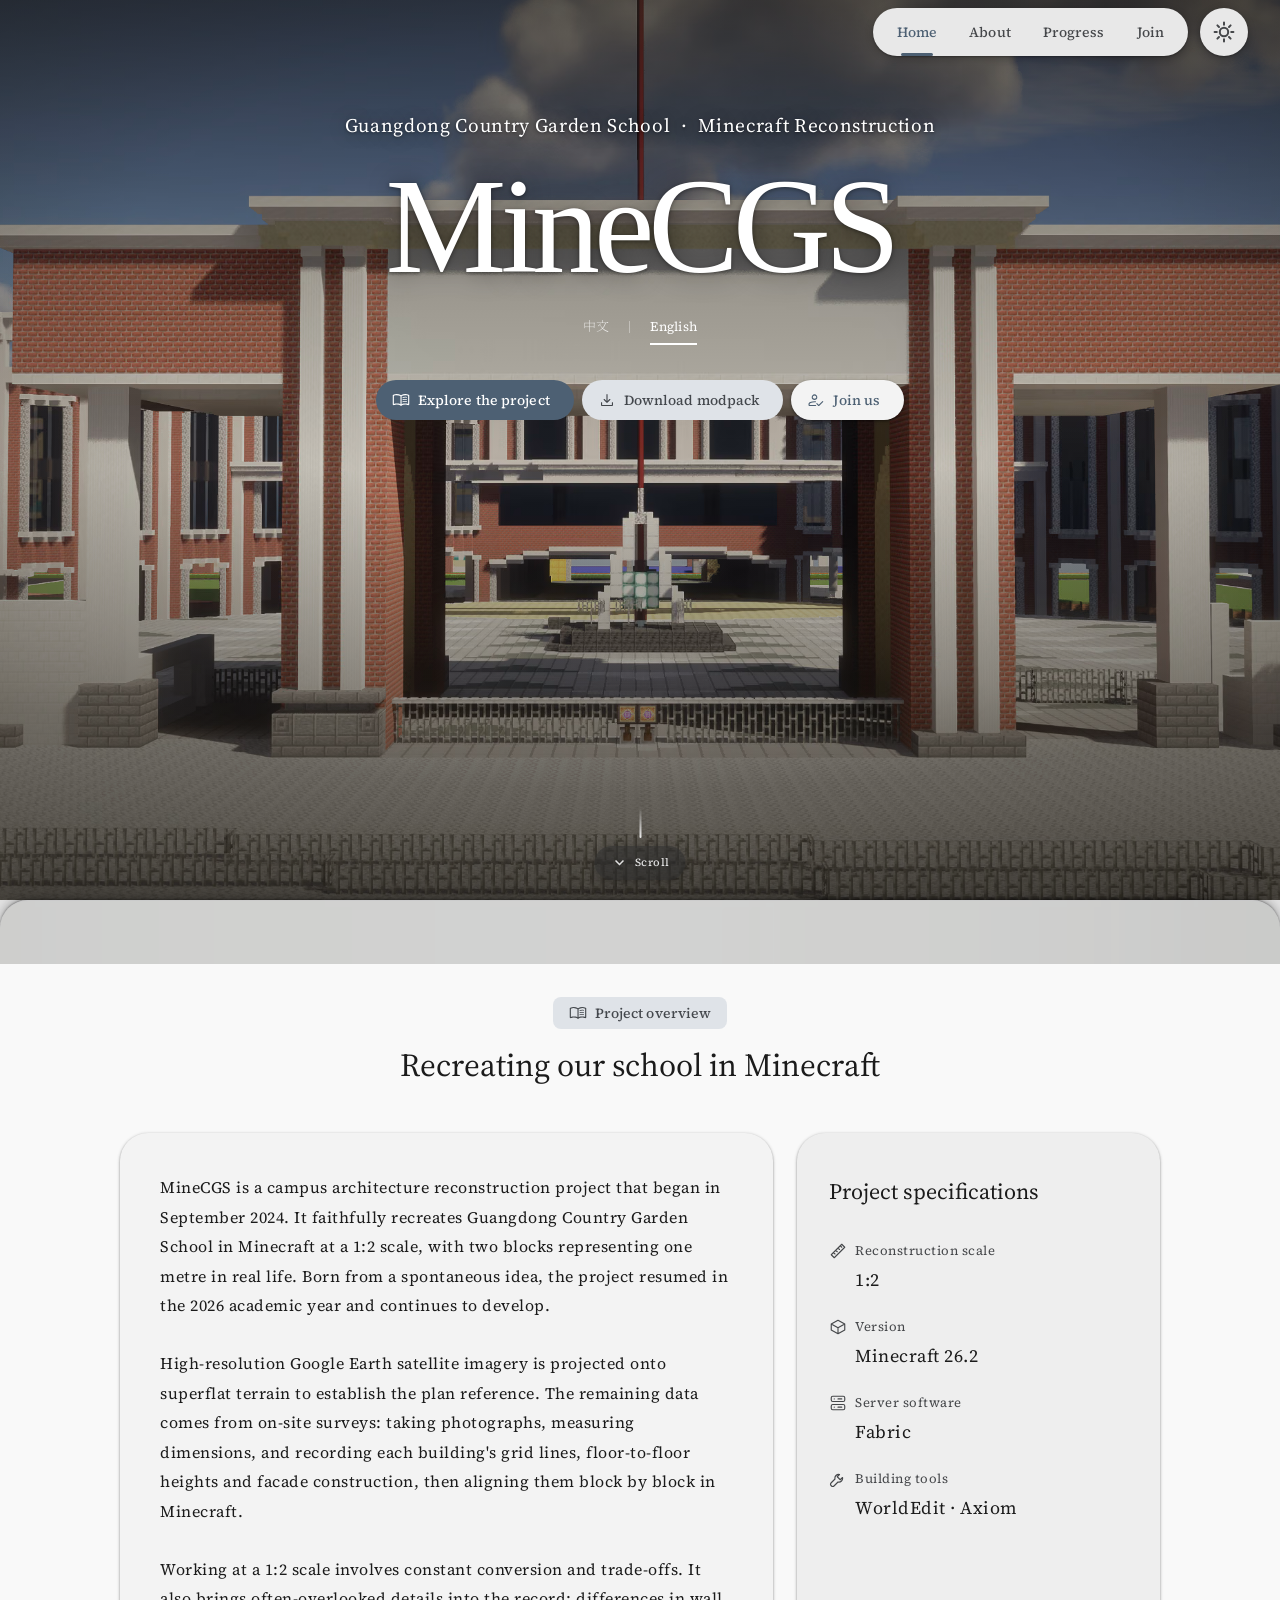
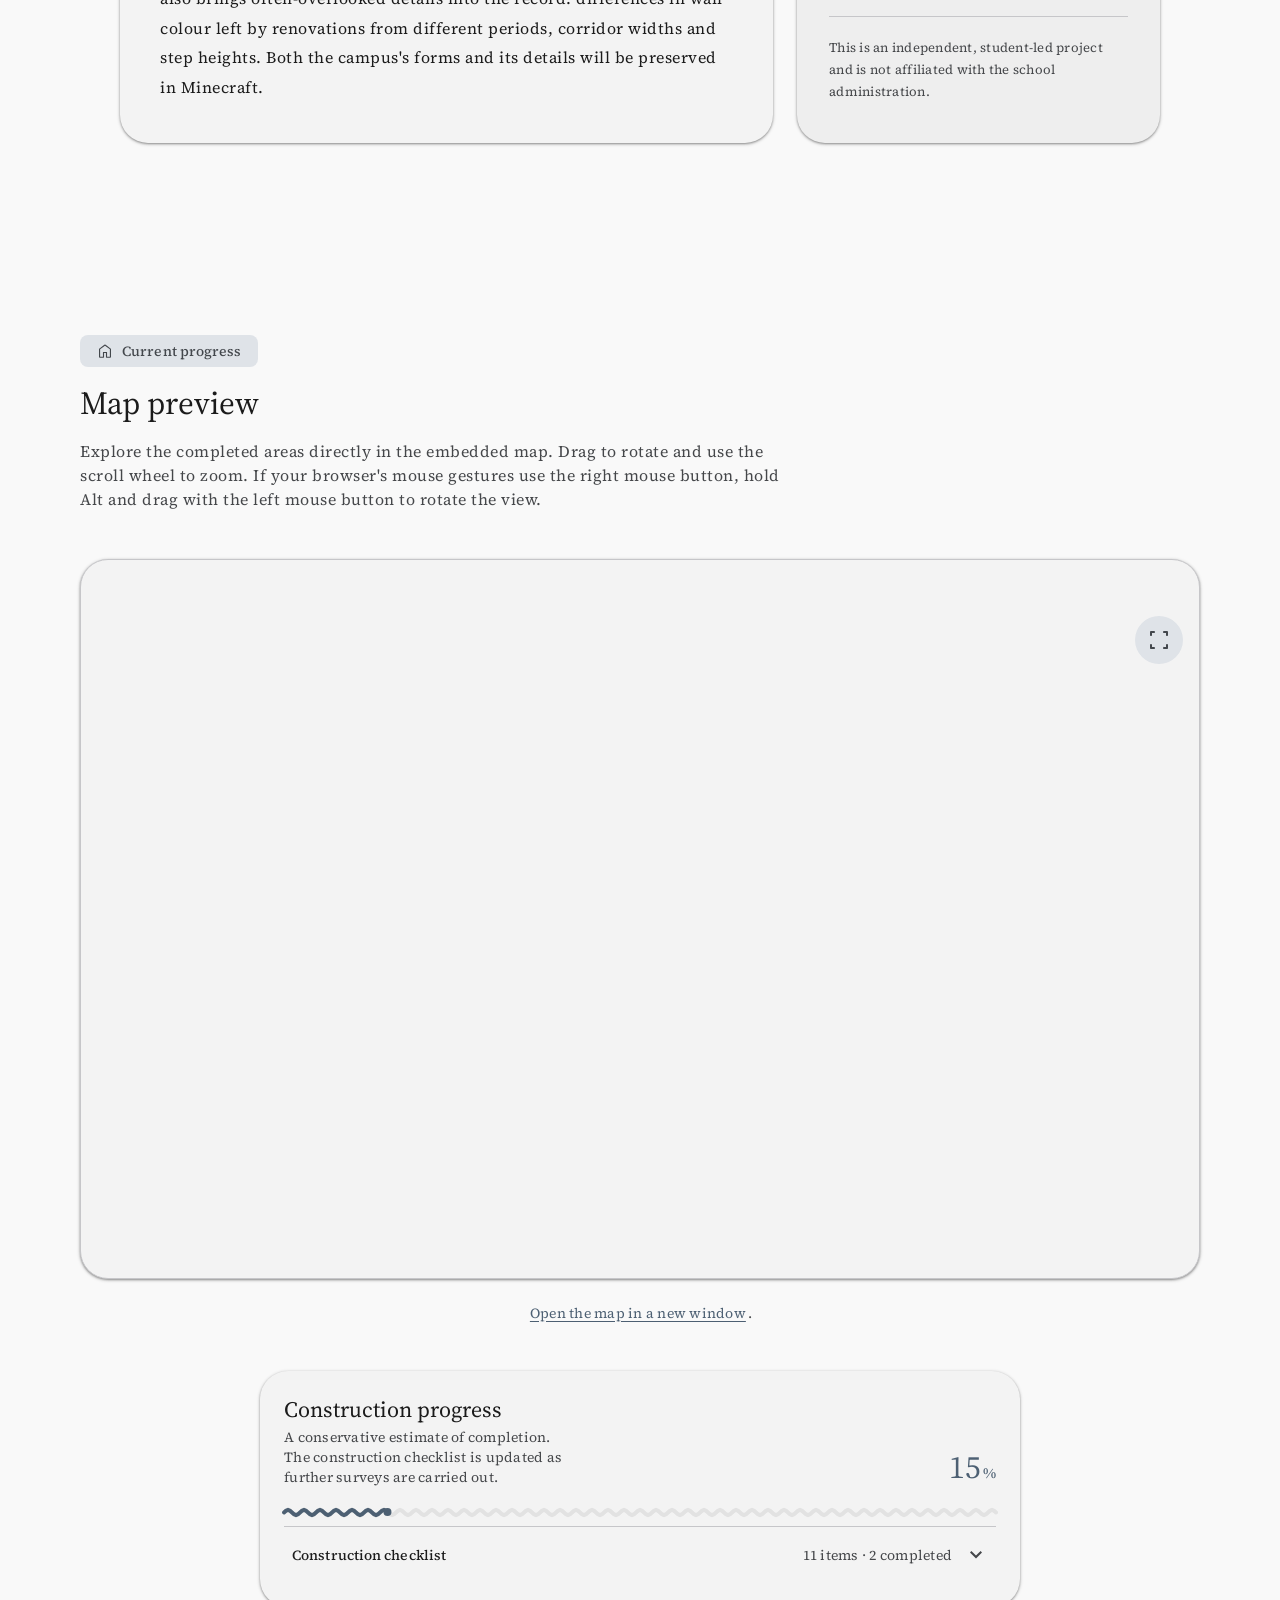
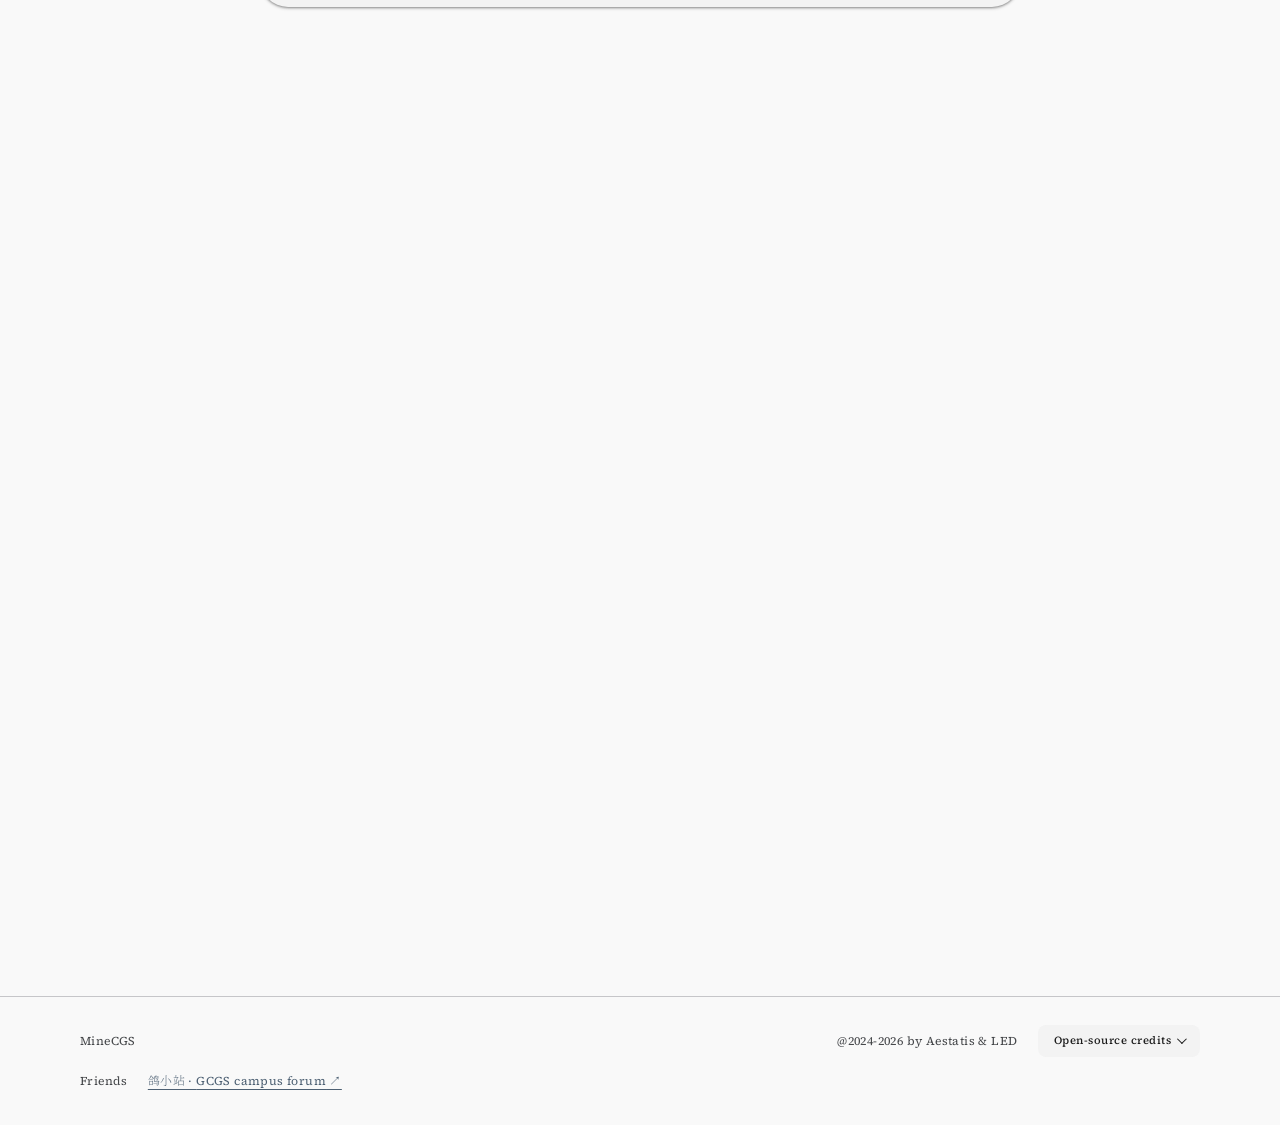
<file: index.html>
<!DOCTYPE html>
<html lang="zh-CN" data-theme="light">
<head>
  <meta charset="UTF-8" />
  <meta name="viewport" content="width=device-width, initial-scale=1.0, viewport-fit=cover" />
  <title>MineCGS</title>
  <link rel="icon" href="favicon.ico?v=107" sizes="16x16 32x32 48x48 64x64" />
  <link rel="icon" type="image/png" href="favicon.png?v=107" sizes="256x256" />
  <link rel="apple-touch-icon" href="apple-touch-icon.png?v=107" sizes="180x180" />
  <meta name="description" content="MineCGS —— 以 1:2 比例在 Minecraft 中严谨复刻广东碧桂园学校校园的学生自发项目。" />
  <link rel="stylesheet" href="fonts/jinshu.css?v=144" />
  <link rel="preload" href="fonts/jinshu-light.woff2?v=144" as="font" type="font/woff2" crossorigin />
  <!-- ?v= 资源版本号：发布站无缓存响应头时击穿浏览器启发式缓存，改版即换号 -->
  <link rel="preload" href="image.avif?v=140" as="image" type="image/avif" fetchpriority="high" />
  <link rel="stylesheet" href="style.min.css?v=144" />

</head>
<body>
  <a class="skip-link body-medium" href="#intro">跳至项目简介</a>

  <!-- 接缝背景统一容器：模糊图/双色 veil 在 surface 内，边线/投影在 edge 内。
       窗口与静态阴影共用同一滚动采样；图片与色调反向补偿，构图冻结。
       不再让内容面板单独绘制接缝装饰。 -->
  <div class="page-bg" aria-hidden="true">
    <div class="page-bg__surface">
      <div class="page-bg__image"></div>
    </div>
    <div class="page-bg__edge"></div>
  </div>

  <!-- MD3 Top App Bar（small） -->
  <header class="top-bar" id="topBar">
    <!-- 左上 logo badge（悬浮胶囊：方块标记 + 品牌名）；hero 区隐藏
         （is-away），滚至 intro 浮入出场 -->
    <a class="brand is-away" href="#hero" aria-label="MineCGS 首页">
      <svg class="brand__mark" viewBox="0 0 24 24" aria-hidden="true">
        <path d="M12 2.4 21 7.2v9.6L12 21.6 3 16.8V7.2l9-4.8Z" fill="none" stroke="currentColor" stroke-width="1.7" stroke-linejoin="round"/>
        <path d="M3.3 7.35 12 12l8.7-4.65M12 12v9.4" fill="none" stroke="currentColor" stroke-width="1.7" stroke-linecap="round" stroke-linejoin="round"/>
      </svg>
      <span class="brand__name title-medium">MineCGS</span>
    </a>
    <!-- 主题切换：MD3 icon button（48dp 触控 / 24dp 图标 / corner-full 状态层） -->
    <button class="icon-btn theme-toggle" id="themeToggle" type="button" aria-label="切换深浅色模式" title="切换深浅色模式">
        <svg class="theme-toggle__icon theme-toggle__icon--sun" viewBox="0 0 24 24" fill="none" stroke="currentColor" stroke-width="2" stroke-linecap="round" aria-hidden="true">
          <circle cx="12" cy="12" r="4.2"></circle>
          <path d="M12 2.6v2.2M12 19.2v2.2M2.6 12h2.2M19.2 12h2.2M5.4 5.4l1.6 1.6M17 17l1.6 1.6M18.6 5.4L17 7M7 17l-1.6 1.6"></path>
        </svg>
        <svg class="theme-toggle__icon theme-toggle__icon--moon" viewBox="0 0 24 24" fill="none" stroke="currentColor" stroke-width="2" stroke-linecap="round" stroke-linejoin="round" aria-hidden="true">
          <path d="M20.4 14.2A8.6 8.6 0 0 1 9.8 3.6a8.6 8.6 0 1 0 10.6 10.6Z"></path>
        </svg>
    </button>

    <!-- MD3 Primary tab row（48dp 高 / 32×3 指示器 / label-large）：滚动同步激活 -->
    <nav class="tabs" id="tabs" aria-label="主导航">
      <span class="tabs__indicator" id="tabsIndicator" aria-hidden="true"></span>
      <a class="tabs__tab label-large is-active" href="#hero" data-section="hero">首屏</a>
      <a class="tabs__tab label-large" href="#intro" data-section="intro">简介</a>
      <a class="tabs__tab label-large" href="#progress" data-section="progress">进度</a>
      <a class="tabs__tab label-large" href="#join" data-section="join">加入</a>
    </nav>
  </header>

  <main>
    <!-- 一、首屏 Hero · 独立封面页（sticky 钉住，内容面板滑过交接） -->
    <section class="hero" id="hero">
      <!-- 合成层：图像 + 遮罩（自始至终原图不做淡出，交接由圆角下页
           上滑物理覆盖完成；遮罩不单独残留） -->
      <div class="hero__visual" id="heroVisual" aria-hidden="true">
        <div class="hero__bg"></div>
        <div class="hero__veil"></div>
      </div>

      <div class="hero__stage" id="heroStage">
        <article class="hero__cover" id="heroPanel">
          <p class="hero__subtitle"><span class="hero__school-full">广东碧桂园学校</span><span class="hero__school-compact" title="广东碧桂园学校">广东碧桂园学校</span><span class="hero__subtitle-separator" aria-hidden="true">·</span><span>Minecraft 复刻企划</span></p>
          <h1>MineCGS</h1>
          <div class="language-switch" role="radiogroup" aria-label="语言">
            <button class="language-switch__choice" type="button" role="radio" aria-checked="true" data-language="zh" lang="zh-CN">中文</button>
            <span class="language-switch__divider" aria-hidden="true"></span>
            <button class="language-switch__choice" type="button" role="radio" aria-checked="false" data-language="en" lang="en" tabindex="-1">English</button>
          </div>
          <div class="hero__actions">
            <!-- MD3 五色式按钮 · image 语境选型：Filled / Tonal / Elevated
                 （三者均自携容器色，压在照片上任何主题下都保对比度；
                 20dp Material Symbols 图标 + label-large 标签） -->
            <a class="btn btn--filled sl label-large" href="#intro">
              <svg class="btn__icon" viewBox="0 -960 960 960" aria-hidden="true"><path d="M248-300q53.57 0 104.28 12.5Q403-275 452-250v-427q-45-30-97.62-46.5Q301.76-740 248-740q-38 0-74.5 9.5T100-707v434q31-14 70.5-20.5T248-300Zm264 50q50-25 98-37.5T712-300q38 0 78.5 6t69.5 16v-429q-34-17-71.82-25-37.82-8-76.18-8-54 0-104.5 16.5T512-677v427Zm-44.5 77.5Q461-174 456-178q-47-29-99.85-45-52.84-16-108.15-16-36.54 0-71.77 9T106-208q-23.1 11-44.55-3Q40-225 40-251v-463q0-15 7-27.5T68-761q42-20 87.39-29.5 45.4-9.5 92.61-9.5 63 0 122.5 17T482-731q51-35 109.5-52T712-800q46.87 0 91.93 9.5Q849-781 891-761q14 7 21.5 19.5T920-714v463q0 27.89-22.5 42.45Q875-194 853-208q-34-14-69.23-22.5Q748.54-239 712-239q-54.27 0-106.14 16Q554-207 508-178q-5 4-11.5 5.5T482-171q-8 0-14.5-1.5ZM276-489Zm284-119q0-5.52 4.02-11.34 4.03-5.82 8.98-7.66 30-11 61.34-17 31.33-6 65.91-6 21.61 0 42.68 2.5T784-640q6 2 11 7.4 5 5.39 5 12.13 0 11.47-7.5 17.47-7.5 6-18.5 3-16.8-5-35.4-7.5Q720-610 700-610q-29 0-56 5.5T591-588q-14 5-22.5-.5T560-608Zm0 220q0-5.81 4.02-11.94 4.03-6.12 8.98-8.06 30-11 61.34-16.5 31.33-5.5 65.91-5.5 21.61 0 42.68 2.5T784-420q6 2 11 7.4 5 5.39 5 12.13 0 11.47-7.5 17.47-7.5 6-18.5 3-16.8-5-35.4-7.5Q720-390 700-390q-29 0-56 5t-53 16q-14 5-22.5 0t-8.5-19Zm0-110q0-5.52 4.02-11.34 4.03-5.82 8.98-7.66 30-11 61.34-17 31.33-6 65.91-6 21.61 0 42.68 2.5T784-530q6 2 11 7.4 5 5.39 5 12.13 0 11.47-7.5 17.47-7.5 6-18.5 3-16.8-5-35.4-7.5Q720-500 700-500q-29 0-56 5.5T591-478q-14 5-22.5-.5T560-498Z"/></svg>
              浏览档案
            </a>
            <!-- 进服包（Modrinth 轻量格式 .mrpack，约 324KB）：内含全部 mod 的下载清单
                （modrinth.index.json）、客户端配置与选项档（overrides/）、内置服务器
                 地址（servers.dat）与 PCL 安装档（Setup.ini）—— 拖入 PCL 等 Java 版启动器即自动
                 下载 MC 26.2 + Fabric 0.19.5 与全部模组。用 Modrinth 官方扩展名 .mrpack
                （启动器按扩展名识别包格式），且可避开托管 WAF 对 .zip 下载的误拦；
                 随站直链托管，无第三方跳转；更新包时仅需替换同名文件 -->
            <a class="btn btn--tonal sl label-large" id="downloadBtn" href="./minecgs-modpack.mrpack" download="MineCGS-进服包-MC26.2-Fabric0.19.5.mrpack" title="Modrinth 轻量包（约 324KB）：拖入 PCL 等 Java 版启动器，自动安装 MC 26.2 + Fabric 0.19.5 与全部模组、配置和服务器地址">
              <svg class="btn__icon" viewBox="0 -960 960 960" aria-hidden="true"><path d="M469-327q-5-2-10-7L308-485q-9-9.27-8.5-21.64.5-12.36 9.11-21.36 9.39-9 21.89-9t21.5 9l98 99v-341q0-12.75 8.68-21.38 8.67-8.62 21.5-8.62 12.82 0 21.32 8.62 8.5 8.63 8.5 21.38v341l99-99q8.8-9 20.9-8.5 12.1.5 21.49 9.5 8.61 9 8.61 21.5t-9 21.5L501-334q-5 5-10.13 7-5.14 2-11 2-5.87 0-10.87-2ZM220-160q-24 0-42-18t-18-42v-113q0-12.75 8.68-21.38 8.67-8.62 21.5-8.62 12.82 0 21.32 8.62 8.5 8.63 8.5 21.38v113h520v-113q0-12.75 8.68-21.38 8.67-8.62 21.5-8.62 12.82 0 21.32 8.62 8.5 8.63 8.5 21.38v113q0 24-18 42t-42 18H220Z"/></svg>
              下载进服包
            </a>
            <a class="btn btn--elevated sl label-large" href="#join">
              <svg class="btn__icon" viewBox="0 -960 960 960" aria-hidden="true"><path d="M140-160q-24.75 0-42.37-17.63Q80-195.25 80-220v-34q0-34 17-62.5t51-43.5q72-32 132-46t120-14q14 0 29 .75t27 2.25q12.12 1.55 20.56 11.64 8.44 10.08 6.44 22.5-2 10.86-11.5 18.36T450-358q-14-1-27-1.5t-23-.5q-58 0-105.5 10.5T172-306q-17 8-24.5 23t-7.5 29v34h319q12.75 0 21.38 8.68 8.62 8.67 8.62 21.5 0 12.82-8.62 21.32-8.63 8.5-21.38 8.5H140Zm485-68 192-192q9-9 21-9t21 9q9 9 9 21t-9 21L646-165q-9 9-21 9t-21-9l-99-99q-9-9-9-21t9-21q9-9 21-9t21 9l78 78ZM292-524q-42-42-42-108t42-108q42-42 108-42t108 42q42 42 42 108t-42 108q-42 42-108 42t-108-42Zm153 290Zm19.5-333.5Q490-593 490-632t-25.5-64.5Q439-722 400-722t-64.5 25.5Q310-671 310-632t25.5 64.5Q361-542 400-542t64.5-25.5ZM400-632Z"/></svg>
              加入我们
            </a>
          </div>
        </article>
      </div>

      <div class="scroll-hint label-small" aria-hidden="true">
        <span class="scroll-hint__line"></span>
        <span class="scroll-hint__pill">
          <svg class="scroll-hint__chevron" viewBox="0 -960 960 960"><path d="M480-344 240-584l56-56 184 184 184-184 56 56-240 240Z"/></svg>
          下滑
        </span>
      </div>
    </section>

    <!-- 二~四、内容面板：从封面之上滑过的 sheet（圆角顶边 + 上投影） -->
    <div class="page-sheet" id="pageSheet">

    <!-- 二、项目简介 Intro -->
    <section class="section section--center intro" id="intro">
      <div class="section__inner">
        <div class="section-kicker reveal">
          <span class="kicker-tag label-large">
            <svg class="kicker-tag__icon" viewBox="0 -960 960 960" aria-hidden="true"><path d="M248-300q53.57 0 104.28 12.5Q403-275 452-250v-427q-45-30-97.62-46.5Q301.76-740 248-740q-38 0-74.5 9.5T100-707v434q31-14 70.5-20.5T248-300Zm264 50q50-25 98-37.5T712-300q38 0 78.5 6t69.5 16v-429q-34-17-71.82-25-37.82-8-76.18-8-54 0-104.5 16.5T512-677v427Zm-44.5 77.5Q461-174 456-178q-47-29-99.85-45-52.84-16-108.15-16-36.54 0-71.77 9T106-208q-23.1 11-44.55-3Q40-225 40-251v-463q0-15 7-27.5T68-761q42-20 87.39-29.5 45.4-9.5 92.61-9.5 63 0 122.5 17T482-731q51-35 109.5-52T712-800q46.87 0 91.93 9.5Q849-781 891-761q14 7 21.5 19.5T920-714v463q0 27.89-22.5 42.45Q875-194 853-208q-34-14-69.23-22.5Q748.54-239 712-239q-54.27 0-106.14 16Q554-207 508-178q-5 4-11.5 5.5T482-171q-8 0-14.5-1.5ZM276-489Zm284-119q0-5.52 4.02-11.34 4.03-5.82 8.98-7.66 30-11 61.34-17 31.33-6 65.91-6 21.61 0 42.68 2.5T784-640q6 2 11 7.4 5 5.39 5 12.13 0 11.47-7.5 17.47-7.5 6-18.5 3-16.8-5-35.4-7.5Q720-610 700-610q-29 0-56 5.5T591-588q-14 5-22.5-.5T560-608Zm0 220q0-5.81 4.02-11.94 4.03-6.12 8.98-8.06 30-11 61.34-16.5 31.33-5.5 65.91-5.5 21.61 0 42.68 2.5T784-420q6 2 11 7.4 5 5.39 5 12.13 0 11.47-7.5 17.47-7.5 6-18.5 3-16.8-5-35.4-7.5Q720-390 700-390q-29 0-56 5t-53 16q-14 5-22.5 0t-8.5-19Zm0-110q0-5.52 4.02-11.34 4.03-5.82 8.98-7.66 30-11 61.34-17 31.33-6 65.91-6 21.61 0 42.68 2.5T784-530q6 2 11 7.4 5 5.39 5 12.13 0 11.47-7.5 17.47-7.5 6-18.5 3-16.8-5-35.4-7.5Q720-500 700-500q-29 0-56 5.5T591-478q-14 5-22.5-.5T560-498Z"/></svg>
            项目简介
          </span>
          <h2 class="headline-large">把母校建进 Minecraft</h2>
        </div>

        <div class="intro__cards">
          <article class="intro__layout reveal" data-delay="1">
            <p class="intro__lead body-large">MineCGS 是一项始于 2024 年 9 月的校园建筑复刻工程：以 <span class="intro__ratio">1:2 比例</span>在 Minecraft 中严谨重建广东碧桂园学校，两格方块对应现实中的一米。项目起源于一次突发奇想，2026 学年重启后持续推进。</p>
            <p class="intro__body body-large">建模以 Google Earth 高清卫星图为底图，投射到超平坦地形上作为平面基准；其余数据来自现场测绘——拍照、量取尺寸，记录每栋建筑的轴线、层高与立面做法，再逐块在 Minecraft 中对齐。</p>
            <p class="intro__body body-large">1:2 的尺度意味着持续的换算与取舍，也让许多平日被忽略的细节进入记录——不同年代翻新留下的墙面色差、连廊的宽度、台阶的高度。这座校园的形体与它的细节，都将在 Minecraft 中被一并留存。</p>
          </article>
          <aside class="spec-card reveal" data-delay="2" aria-labelledby="spec-title">
            <div class="intro__card-heading">
              <h3 class="spec-card__title title-large" id="spec-title">项目规格</h3>
            </div>
            <dl class="spec-list">
              <div class="spec-list__item"><dt class="spec-list__name"><svg class="spec-list__icon" viewBox="0 0 24 24" aria-hidden="true"><path d="m3 17 14-14 4 4L7 21 3 17Zm3-3 2 2m1-5 2 2m1-5 2 2m1-5 2 2"/></svg>复刻比例</dt><dd class="spec-list__value">1:2</dd></div>
              <div class="spec-list__item"><dt class="spec-list__name"><svg class="spec-list__icon" viewBox="0 0 24 24" aria-hidden="true"><path d="m12 3 9 5v8l-9 5-9-5V8l9-5ZM3 8l9 5 9-5m-9 5v8"/></svg>当前版本</dt><dd class="spec-list__value">Minecraft 26.2</dd></div>
              <div class="spec-list__item"><dt class="spec-list__name"><svg class="spec-list__icon" viewBox="0 0 24 24" aria-hidden="true"><rect x="3" y="3" width="18" height="7" rx="2"/><rect x="3" y="14" width="18" height="7" rx="2"/><path d="M7 6.5h.01M7 17.5h.01M12 6.5h5M12 17.5h5"/></svg>服务端</dt><dd class="spec-list__value">Fabric</dd></div>
              <div class="spec-list__item"><dt class="spec-list__name"><svg class="spec-list__icon" viewBox="0 0 24 24" aria-hidden="true"><path d="M14 6a5 5 0 0 0-6 6L3 17a2.8 2.8 0 0 0 4 4l5-5a5 5 0 0 0 6-6l-3 3-4-4 3-3Z"/></svg>建造工具</dt><dd class="spec-list__value">WorldEdit · Axiom</dd></div>
            </dl>
            <p class="disclaimer__text body-medium">本项目由学生自发发起，与学校官方无关。</p>
          </aside>
        </div>
      </div>
    </section>

    <!-- 三、当前进度 Progress -->
    <section class="section progress" id="progress">
      <div class="section__inner">
        <div class="section-kicker reveal">
          <span class="kicker-tag label-large">
            <svg class="kicker-tag__icon" viewBox="0 -960 960 960" aria-hidden="true"><path d="M220-180h150v-220q0-12.75 8.63-21.38Q387.25-430 400-430h160q12.75 0 21.38 8.62Q590-412.75 590-400v220h150v-390L480-765 220-570v390Zm-60 0v-390q0-14.25 6.38-27 6.37-12.75 17.62-21l260-195q15.68-12 35.84-12Q500-825 516-813l260 195q11.25 8.25 17.63 21 6.37 12.75 6.37 27v390q0 24.75-17.62 42.37Q764.75-120 740-120H560q-12.75 0-21.37-8.63Q530-137.25 530-150v-220H430v220q0 12.75-8.62 21.37Q412.75-120 400-120H220q-24.75 0-42.37-17.63Q160-155.25 160-180Zm320-293Z"/></svg>
            当前进度
          </span>
          <h2 class="headline-large">地图预览</h2>
          <p class="body-large">内嵌地图预览，可以直接在网页里漫游已经建好的部分。可拖动旋转、滚轮缩放；若浏览器鼠标手势占用右键，按住 Alt+左键拖动即可旋转视角。</p>
        </div>

        <div class="progress__frame-wrap reveal" data-delay="1">
          <div class="map-shell">
            <!-- MD3 标准 icon button（48dp 触控 / 24dp 图标 / corner-full 状态层）：
                 全屏预览开关，悬浮右上角；fullscreenchange 切换图标与 aria-label -->
            <button class="map-fs" id="mapFsBtn" type="button" aria-label="全屏预览地图" title="全屏预览">
              <svg class="map-fs__icon map-fs__icon--enter" viewBox="0 -960 960 960" aria-hidden="true"><path d="M200-200h80q17 0 28.5 11.5T320-160q0 17-11.5 28.5T280-120H160q-17 0-28.5-11.5T120-160v-120q0-17 11.5-28.5T160-320q17 0 28.5 11.5T200-280v80Zm560 0v-80q0-17 11.5-28.5T800-320q17 0 28.5 11.5T840-280v120q0 17-11.5 28.5T800-120H680q-17 0-28.5-11.5T640-160q0 17 11.5-28.5T680-200h80ZM200-760v80q0 17-11.5 28.5T160-640q-17 0-28.5-11.5T120-680v-120q0-17 11.5-28.5T160-840h120q17 0 28.5 11.5T320-800q0 17-11.5 28.5T280-760h-80Zm560 0h-80q-17 0-28.5-11.5T640-800q0-17 11.5-28.5T680-840h120q17 0 28.5 11.5T840-800v120q0 17-11.5 28.5T800-640q-17 0-28.5-11.5T760-680v-80Z"/></svg>
              <svg class="map-fs__icon map-fs__icon--exit" viewBox="0 -960 960 960" aria-hidden="true"><path d="M240-240h-80q-17 0-28.5-11.5T120-280q0-17 11.5-28.5T160-320h120q17 0 28.5 11.5T320-280v120q0 17-11.5 28.5T280-120q-17 0-28.5-11.5T240-160v-80Zm480 0v80q0 17-11.5 28.5T680-120q-17 0-28.5-11.5T640-160v-120q0-17 11.5-28.5T680-320h120q17 0 28.5 11.5T840-280q0 17-11.5 28.5T800-240h-80ZM240-720v-80q0-17 11.5-28.5T280-840q17 0 28.5 11.5T320-800v120q0 17-11.5 28.5T280-640H160q-17 0-28.5-11.5T120-680q0-17 11.5-28.5T160-720h80Zm480 0h80q17 0 28.5 11.5T840-680q0 17-11.5 28.5T800-640H680q-17 0-28.5-11.5T640-680v-120q0-17 11.5-28.5T680-840q17 0 28.5 11.5T720-800v80Z"/></svg>
            </button>
            <!-- 地图预览内嵌（自建服务 map.minecgs.com，Cloudflare + HTTPS）。
                 默认加载状态：不带任何视角/缩放/定位预设参数（71 轮定案，
                 降低默认渲染压力）。历史教训：src="#" 会把页面自身递归
                 载入 iframe（无限套娃），任何占位/内嵌都禁用 "#" -->
            <iframe
              data-src="https://map.minecgs.com/"
              title="MineCGS 校园地图预览"
              width="100%" height="100%" loading="lazy"
              referrerpolicy="no-referrer-when-downgrade"></iframe>
          </div>
        </div>

        <p class="progress__note body-medium reveal" data-delay="2"><a href="https://map.minecgs.com/" target="_blank" rel="noopener">在新窗口打开地图</a>。</p>

        <!-- 建造进度卡（MD3 Linear Progress + Outlined Segmented Button + Checkbox List） -->
        <div class="progress-card reveal" data-delay="3">
          <div class="progress-card__head">
            <div class="progress-card__intro">
              <p class="progress-card__title title-large">建造进度</p>
              <p class="progress-card__sub body-medium">保守估算的完成度，建造清单随后续测绘持续更新。</p>
            </div>
            <p class="progress-card__pct headline-large"><span class="progress-card__num">15</span><span class="progress-card__unit label-large">%</span></p>
          </div>

          <!-- MD3 Expressive Wavy Linear Progress Indicator · determinate 15%
               （波浪 track + 波浪 active + 末端 stop 圆点；path 由 main.js 按容器宽度生成） -->
          <div class="lp lp--wavy" style="--lp-value: 15%" role="progressbar" aria-label="整体建造进度" aria-valuemin="0" aria-valuemax="100" aria-valuenow="15">
            <svg class="lp__svg" aria-hidden="true" focusable="false"></svg>
          </div>

          <!-- 建造清单折叠面板（默认收起，展开显示筛选 + 清单） -->
          <div class="clp">
            <button class="clp__trigger" type="button" aria-expanded="false" aria-controls="clpPanel">
              <span class="clp__label label-large">建造清单</span>
              <span class="clp__meta body-medium">11 项 · 2 项已完成</span>
              <!-- Material Symbols Rounded · expand_more -->
              <svg class="clp__chev" viewBox="0 -960 960 960" aria-hidden="true"><path d="M480-344 240-584l56-56 184 184 184-184 56 56-240 240Z"/></svg>
            </button>
            <div class="clp__panel" id="clpPanel">
              <div class="clp__inner">

          <!-- MD3 Outlined Segmented Button · single-select（清单筛选） -->
          <div class="seg" role="radiogroup" aria-label="按状态筛选建造清单">
            <button class="seg__btn label-large is-selected" type="button" role="radio" aria-checked="true" data-filter="all">
              <!-- Material Symbols Rounded · check（与勾选框同一 path） -->
              <svg class="seg__check" viewBox="0 -960 960 960" aria-hidden="true"><path d="m378-332 363-363q9.27-9 21.64-9 12.36 0 21.36 9.05 9 9.06 9 21.5 0 12.45-9 21.45L399-267q-9 9-21 9t-21-9L175-449q-9-9.07-8.5-21.53.5-12.47 9.55-21.47 9.06-9 21.5-9 12.45 0 21.45 9l159 160Z"/></svg>
              <span>全部</span>
            </button>
            <button class="seg__btn label-large" type="button" role="radio" aria-checked="false" data-filter="done">
              <svg class="seg__check" viewBox="0 -960 960 960" aria-hidden="true"><path d="m378-332 363-363q9.27-9 21.64-9 12.36 0 21.36 9.05 9 9.06 9 21.5 0 12.45-9 21.45L399-267q-9 9-21 9t-21-9L175-449q-9-9.07-8.5-21.53.5-12.47 9.55-21.47 9.06-9 21.5-9 12.45 0 21.45 9l159 160Z"/></svg>
              <span>已完成</span>
            </button>
            <button class="seg__btn label-large" type="button" role="radio" aria-checked="false" data-filter="todo">
              <svg class="seg__check" viewBox="0 -960 960 960" aria-hidden="true"><path d="m378-332 363-363q9.27-9 21.64-9 12.36 0 21.36 9.05 9 9.06 9 21.5 0 12.45-9 21.45L399-267q-9 9-21 9t-21-9L175-449q-9-9.07-8.5-21.53.5-12.47 9.55-21.47 9.06-9 21.5-9 12.45 0 21.45 9l159 160Z"/></svg>
              <span>未完成</span>
            </button>
          </div>

          <!-- MD3 Checkbox 清单（状态展示：勾选=已完成） -->
          <ul class="todo-list" aria-label="建造清单">
            <li class="todo-list__item is-done">
              <span class="todo-box" aria-hidden="true"><svg viewBox="0 -960 960 960"><path d="m378-332 363-363q9.27-9 21.64-9 12.36 0 21.36 9.05 9 9.06 9 21.5 0 12.45-9 21.45L399-267q-9 9-21 9t-21-9L175-449q-9-9.07-8.5-21.53.5-12.47 9.55-21.47 9.06-9 21.5-9 12.45 0 21.45 9l159 160Z"/></svg></span>
              <span class="todo-list__label body-large">大门 · 外立面</span>
              <span class="todo-list__status body-medium">已完成</span>
            </li>
            <li class="todo-list__item is-done">
              <span class="todo-box" aria-hidden="true"><svg viewBox="0 -960 960 960"><path d="m378-332 363-363q9.27-9 21.64-9 12.36 0 21.36 9.05 9 9.06 9 21.5 0 12.45-9 21.45L399-267q-9 9-21 9t-21-9L175-449q-9-9.07-8.5-21.53.5-12.47 9.55-21.47 9.06-9 21.5-9 12.45 0 21.45 9l159 160Z"/></svg></span>
              <span class="todo-list__label body-large">行政楼 · 外立面</span>
              <span class="todo-list__status body-medium">已完成</span>
            </li>
            <li class="todo-list__item">
              <span class="todo-box" aria-hidden="true"><svg viewBox="0 -960 960 960"><path d="m378-332 363-363q9.27-9 21.64-9 12.36 0 21.36 9.05 9 9.06 9 21.5 0 12.45-9 21.45L399-267q-9 9-21 9t-21-9L175-449q-9-9.07-8.5-21.53.5-12.47 9.55-21.47 9.06-9 21.5-9 12.45 0 21.45 9l159 160Z"/></svg></span>
              <span class="todo-list__label body-large">小学部</span>
              <span class="todo-list__status body-medium">在建中</span>
            </li>
            <li class="todo-list__item">
              <span class="todo-box" aria-hidden="true"><svg viewBox="0 -960 960 960"><path d="m378-332 363-363q9.27-9 21.64-9 12.36 0 21.36 9.05 9 9.06 9 21.5 0 12.45-9 21.45L399-267q-9 9-21 9t-21-9L175-449q-9-9.07-8.5-21.53.5-12.47 9.55-21.47 9.06-9 21.5-9 12.45 0 21.45 9l159 160Z"/></svg></span>
              <span class="todo-list__label body-large">初中部</span>
              <span class="todo-list__status body-medium">在建中</span>
            </li>
            <li class="todo-list__item">
              <span class="todo-box" aria-hidden="true"><svg viewBox="0 -960 960 960"><path d="m378-332 363-363q9.27-9 21.64-9 12.36 0 21.36 9.05 9 9.06 9 21.5 0 12.45-9 21.45L399-267q-9 9-21 9t-21-9L175-449q-9-9.07-8.5-21.53.5-12.47 9.55-21.47 9.06-9 21.5-9 12.45 0 21.45 9l159 160Z"/></svg></span>
              <span class="todo-list__label body-large">山体</span>
              <span class="todo-list__status body-medium">待建</span>
            </li>
            <li class="todo-list__item">
              <span class="todo-box" aria-hidden="true"><svg viewBox="0 -960 960 960"><path d="m378-332 363-363q9.27-9 21.64-9 12.36 0 21.36 9.05 9 9.06 9 21.5 0 12.45-9 21.45L399-267q-9 9-21 9t-21-9L175-449q-9-9.07-8.5-21.53.5-12.47 9.55-21.47 9.06-9 21.5-9 12.45 0 21.45 9l159 160Z"/></svg></span>
              <span class="todo-list__label body-large">AP 楼</span>
              <span class="todo-list__status body-medium">待建</span>
            </li>
            <li class="todo-list__item">
              <span class="todo-box" aria-hidden="true"><svg viewBox="0 -960 960 960"><path d="m378-332 363-363q9.27-9 21.64-9 12.36 0 21.36 9.05 9 9.06 9 21.5 0 12.45-9 21.45L399-267q-9 9-21 9t-21-9L175-449q-9-9.07-8.5-21.53.5-12.47 9.55-21.47 9.06-9 21.5-9 12.45 0 21.45 9l159 160Z"/></svg></span>
              <span class="todo-list__label body-large">国际高中楼</span>
              <span class="todo-list__status body-medium">待建</span>
            </li>
            <li class="todo-list__item">
              <span class="todo-box" aria-hidden="true"><svg viewBox="0 -960 960 960"><path d="m378-332 363-363q9.27-9 21.64-9 12.36 0 21.36 9.05 9 9.06 9 21.5 0 12.45-9 21.45L399-267q-9 9-21 9t-21-9L175-449q-9-9.07-8.5-21.53.5-12.47 9.55-21.47 9.06-9 21.5-9 12.45 0 21.45 9l159 160Z"/></svg></span>
              <span class="todo-list__label body-large">少年宫</span>
              <span class="todo-list__status body-medium">待建</span>
            </li>
            <li class="todo-list__item">
              <span class="todo-box" aria-hidden="true"><svg viewBox="0 -960 960 960"><path d="m378-332 363-363q9.27-9 21.64-9 12.36 0 21.36 9.05 9 9.06 9 21.5 0 12.45-9 21.45L399-267q-9 9-21 9t-21-9L175-449q-9-9.07-8.5-21.53.5-12.47 9.55-21.47 9.06-9 21.5-9 12.45 0 21.45 9l159 160Z"/></svg></span>
              <span class="todo-list__label body-large">两个操场</span>
              <span class="todo-list__status body-medium">待建</span>
            </li>
            <li class="todo-list__item">
              <span class="todo-box" aria-hidden="true"><svg viewBox="0 -960 960 960"><path d="m378-332 363-363q9.27-9 21.64-9 12.36 0 21.36 9.05 9 9.06 9 21.5 0 12.45-9 21.45L399-267q-9 9-21 9t-21-9L175-449q-9-9.07-8.5-21.53.5-12.47 9.55-21.47 9.06-9 21.5-9 12.45 0 21.45 9l159 160Z"/></svg></span>
              <span class="todo-list__label body-large">剧院</span>
              <span class="todo-list__status body-medium">待建</span>
            </li>
            <li class="todo-list__item">
              <span class="todo-box" aria-hidden="true"><svg viewBox="0 -960 960 960"><path d="m378-332 363-363q9.27-9 21.64-9 12.36 0 21.36 9.05 9 9.06 9 21.5 0 12.45-9 21.45L399-267q-9 9-21 9t-21-9L175-449q-9-9.07-8.5-21.53.5-12.47 9.55-21.47 9.06-9 21.5-9 12.45 0 21.45 9l159 160Z"/></svg></span>
              <span class="todo-list__label body-large">宿舍</span>
              <span class="todo-list__status body-medium">待建</span>
            </li>
          </ul>

              </div>
            </div>
          </div>
        </div>
      </div>
    </section>

    <!-- 四、加入我们 Join Us -->
    <section class="section section--center join" id="join">
      <div class="section__inner">
        <div class="section-kicker reveal">
          <span class="kicker-tag label-large">
            <svg class="kicker-tag__icon" viewBox="0 -960 960 960" aria-hidden="true"><path d="M140-160q-24.75 0-42.37-17.63Q80-195.25 80-220v-34q0-34 17-62.5t51-43.5q72-32 132-46t120-14q14 0 29 .75t27 2.25q12.12 1.55 20.56 11.64 8.44 10.08 6.44 22.5-2 10.86-11.5 18.36T450-358q-14-1-27-1.5t-23-.5q-58 0-105.5 10.5T172-306q-17 8-24.5 23t-7.5 29v34h319q12.75 0 21.38 8.68 8.62 8.67 8.62 21.5 0 12.82-8.62 21.32-8.63 8.5-21.38 8.5H140Zm485-68 192-192q9-9 21-9t21 9q9 9 9 21t-9 21L646-165q-9 9-21 9t-21-9l-99-99q-9-9-9-21t9-21q9-9 21-9t21 9l78 78ZM292-524q-42-42-42-108t42-108q42-42 108-42t108 42q42 42 42 108t-42 108q-42 42-108 42t-108-42Zm153 290Zm19.5-333.5Q490-593 490-632t-25.5-64.5Q439-722 400-722t-64.5 25.5Q310-671 310-632t25.5 64.5Q361-542 400-542t64.5-25.5ZM400-632Z"/></svg>
            加入我们
          </span>
          <h2 class="headline-large">与我们一起建造</h2>
          <p class="body-large">测绘、建模、归档，每个环节都缺人。</p>
        </div>

        <div class="join__card reveal" data-delay="1">
          <h3 class="join__details-title title-large">参与方式</h3>
          <p class="join__requirement body-large">申请主要看<strong>建筑功底</strong>或<strong>相关经验</strong>，发几张自己的作品照片即可。</p>
          <p class="join__note body-medium">若您拥有激光雷达、无人机等设备可辅助勘测，也欢迎与我们联系。</p>
          <p class="join__note body-medium">加入前我们会简单聊聊，双方都觉得合适再给管理员权限。</p>

          <div class="join__contact">
            <h3 class="join__contact-title title-large">联系方式</h3>
            <ul class="contact-list">
              <li class="contact-list__item"><span class="contact-list__label label-medium">微信账号</span><span class="contact-list__account title-large">LLED_ELED_DLED</span></li>
              <li class="contact-list__item"><span class="contact-list__label label-medium">微信账号</span><span class="contact-list__account title-large">Yanluo_2333</span></li>
            </ul>
          </div>
          <div class="join__actions">
            <button class="btn btn--filled sl label-large" type="button" id="joinDownload">下载进服包</button>
            <a class="btn btn--tonal sl label-large" href="install.html">查看安装教程</a>
          </div>
        </div>
      </div>
    </section>
    </div><!-- /.page-sheet -->
  </main>

  <!-- Extended FAB「下载进服包」dock（MD3 FAB：56dp 容器 / 24dp 图标 / corner-large）：
       零高度 sticky dock —— 滚过 hero 后浮现（JS 只管显隐）；页底 footer
       上探时由布局直接顶起（与 footer 边缘同速零延迟），触发与 hero
       下载按钮相同的免责弹窗流程 -->
  <div class="fab-dock">
    <button class="fab fab--extended sl" id="fabDownload" type="button" aria-label="下载进服包">
      <svg class="fab__icon" viewBox="0 -960 960 960" aria-hidden="true"><path d="M469-327q-5-2-10-7L308-485q-9-9.27-8.5-21.64.5-12.36 9.11-21.36 9.39-9 21.89-9t21.5 9l98 99v-341q0-12.75 8.68-21.38 8.67-8.62 21.5-8.62 12.82 0 21.32 8.62 8.5 8.63 8.5 21.38v341l99-99q8.8-9 20.9-8.5 12.1.5 21.49 9.5 8.61 9 8.61 21.5t-9 21.5L501-334q-5 5-10.13 7-5.14 2-11 2-5.87 0-10.87-2ZM220-160q-24 0-42-18t-18-42v-113q0-12.75 8.68-21.38 8.67-8.62 21.5-8.62 12.82 0 21.32 8.62 8.5 8.63 8.5 21.38v113h520v-113q0-12.75 8.68-21.38 8.67-8.62 21.5-8.62 12.82 0 21.32 8.62 8.5 8.63 8.5 21.38v113q0 24-18 42t-42 18H220Z"/></svg>
      <span class="fab__label label-large">下载进服包</span>
    </button>
  </div>

  <footer class="site-footer">
    <div class="site-footer__inner">
      <span class="body-small">MineCGS</span>
      <div class="site-footer__end">
        <span class="body-small" id="copyright">@2024-2026 by Aestatis &amp; LED</span>
        <details class="oss">
          <summary class="oss__summary label-small">开源致谢</summary>
          <div class="oss__menu">
            <p class="oss__title label-large">本站使用的开源项目</p>
            <ul class="oss__list body-small">
              <li><strong>Material Color Utilities</strong><span class="oss__by">Google</span><span class="oss__lic">Apache License 2.0</span></li>
              <li><strong>Material Symbols</strong><span class="oss__by">Google</span><span class="oss__lic">Apache License 2.0</span></li>
              <li><strong>地图预览引擎</strong><span class="oss__by">BlueColored</span><span class="oss__lic">MIT License</span></li>
              <li><strong>Source Serif 4</strong><span class="oss__by">Google Fonts</span><span class="oss__lic">SIL Open Font License 1.1</span></li>
              <li><strong>寒蝉锦书宋</strong><span class="oss__by">ChillType / Adobe</span><span class="oss__lic">SIL Open Font License 1.1</span></li>
            </ul>
          </div>
        </details>
      </div>
      <div class="site-footer__friends body-small">
        <span>友情链接</span>
        <a href="https://gexzh.com/" target="_blank" rel="noopener noreferrer"><span>鸽小站</span><span aria-hidden="true"> · </span><span>GCGS 校园论坛</span><span aria-hidden="true"> ↗</span></a>
      </div>
    </div>
  </footer>

  <!-- 下载确认弹窗（MD3 Basic dialog）：免责提示 + 3 秒冷静期倒计时，
       确认后才触发 minecgs-modpack.mrpack 直链下载 -->
  <dialog class="dlg" id="dlDialog" aria-labelledby="dlDlgTitle" aria-describedby="dlDlgBody">
    <div class="dlg__container">
      <!-- 图标：MD3 Dialog「Icon」变体，Material Symbols Rounded · warning
           （24dp · fill），警告语义用 error 角色 -->
      <svg class="dlg__icon" viewBox="0 -960 960 960" aria-hidden="true">
        <path d="M92-120q-9 0-15.5-4T66-135q-4-7-4.5-14.5T66-165l388-670q5-8 11.5-11.5T480-850q8 0 14.5 3.5T506-835l388 670q5 8 4.5 15.5T894-135q-4 7-10.5 11t-15.5 4H92Zm52-60h672L480-760 144-180Zm361.5-65.5Q514-254 514-267t-8.5-21.5Q497-297 484-297t-21.5 8.5Q454-280 454-267t8.5 21.5Q471-237 484-237t21.5-8.5Zm0-111Q514-365 514-378v-164q0-13-8.5-21.5T484-572q-13 0-21.5 8.5T454-542v164q0 13 8.5 21.5T484-348q13 0 21.5-8.5ZM480-470Z"></path>
      </svg>
      <h2 class="dlg__headline headline-small" id="dlDlgTitle">下载前须知</h2>
      <div class="dlg__content">
        <p class="dlg__supporting body-medium" id="dlDlgBody">本进服包仅供课余时间游玩。因上课时间游玩、在校园内违规使用电子产品等行为所导致的一切后果，概不负责。</p>
        <p class="dlg__countdown label-medium" id="dlDlgCountdown" aria-live="polite">请阅读以上须知，3 秒后可确认</p>
        <a class="dlg__help body-small" href="install.html">我不知道如何安装 mrpack</a>
      </div>
      <div class="dlg__actions">
        <button class="btn btn--text sl label-large" type="button" id="dlDlgCancel">取消</button>
        <button class="btn btn--filled sl label-large" type="button" id="dlDlgConfirm" disabled>我已知晓，下载mrpack</button>
      </div>
    </div>
  </dialog>

  <!-- Material 角色在构建时生成，访问时只加载固定令牌。 -->
  <script defer src="theme-tokens.js?v=140"></script>
  <!-- 站点逻辑：主题切换与页面交互。 -->
  <script defer src="i18n.min.js?v=144"></script>
  <script defer src="main.min.js?v=140"></script>
  <script>
    /* 仅诊断链接启用，不影响正常访问。 */
    if (new URLSearchParams(location.search).get("diagnose") === "layers") {
      var layerProbe = document.createElement("script");
      layerProbe.src = "diagnostics.js?v=140";
      document.head.appendChild(layerProbe);
    }
  </script>

</body>
</html>
</file>
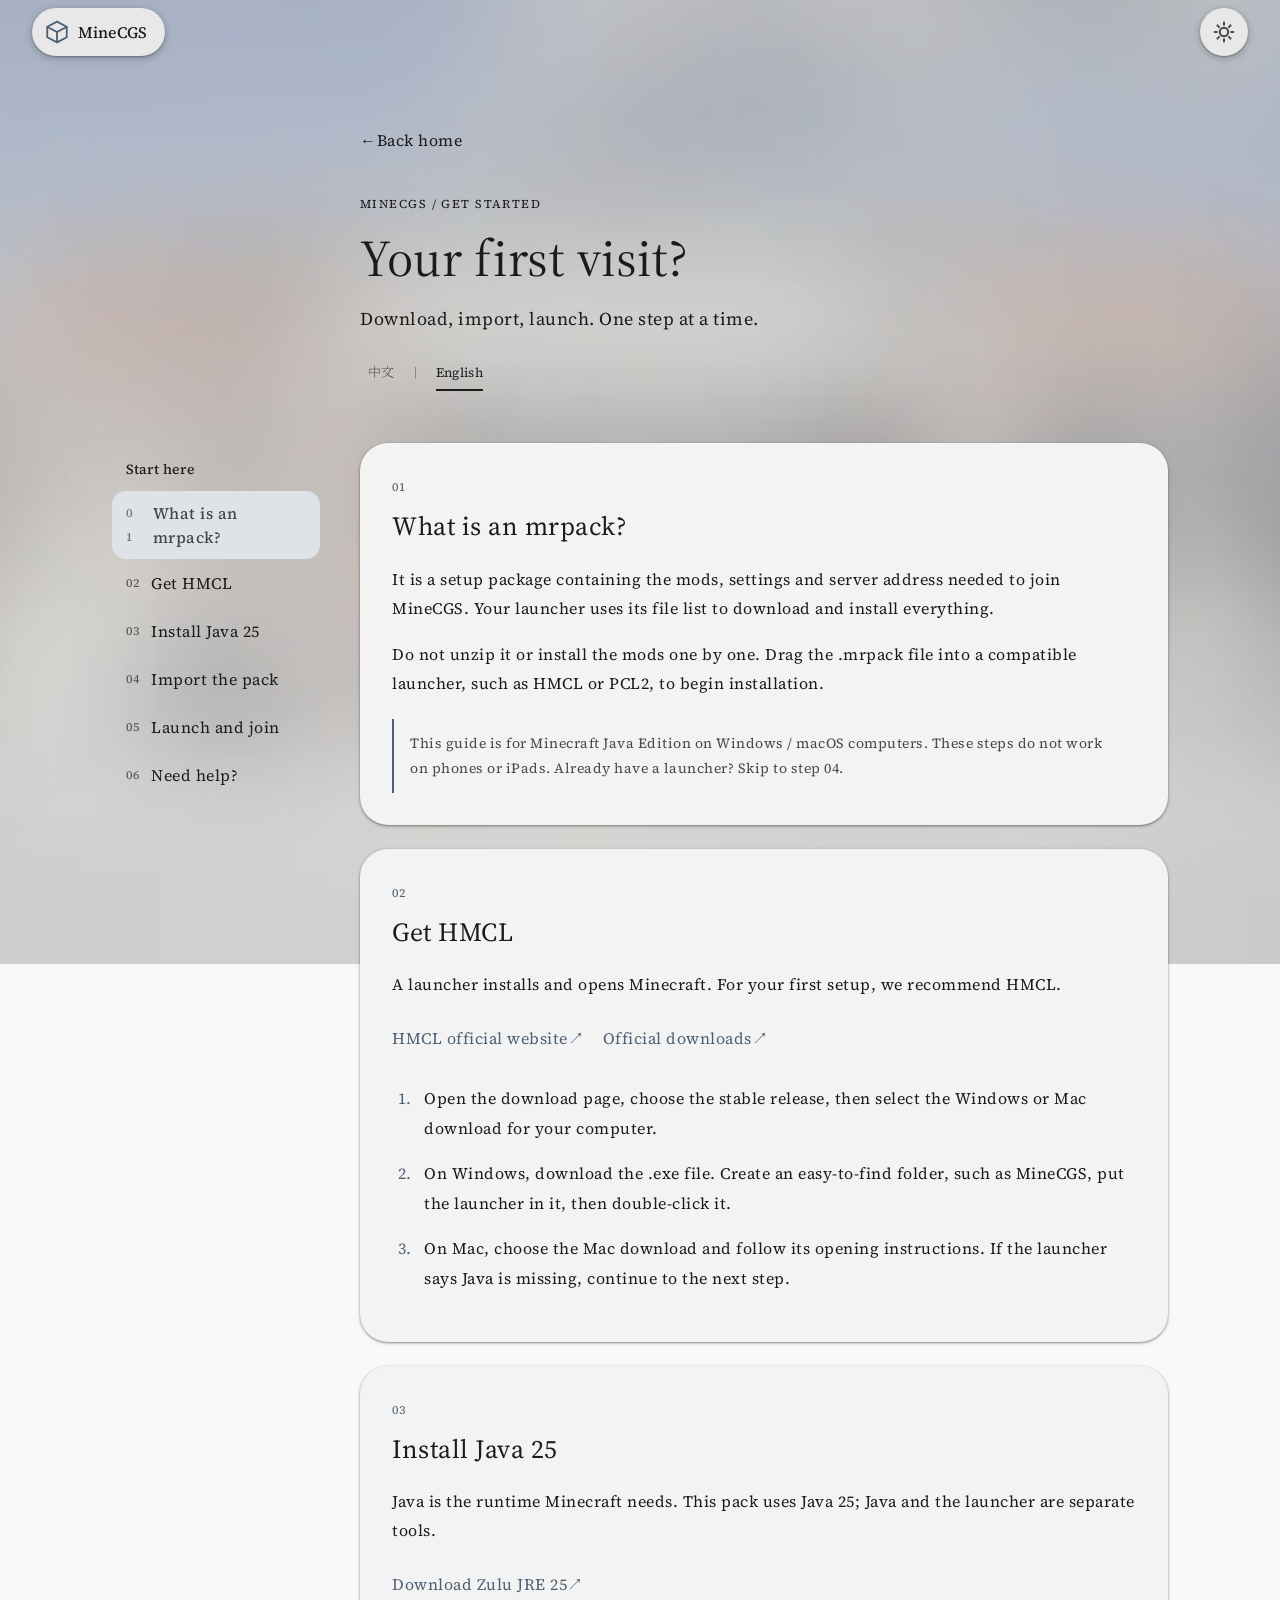
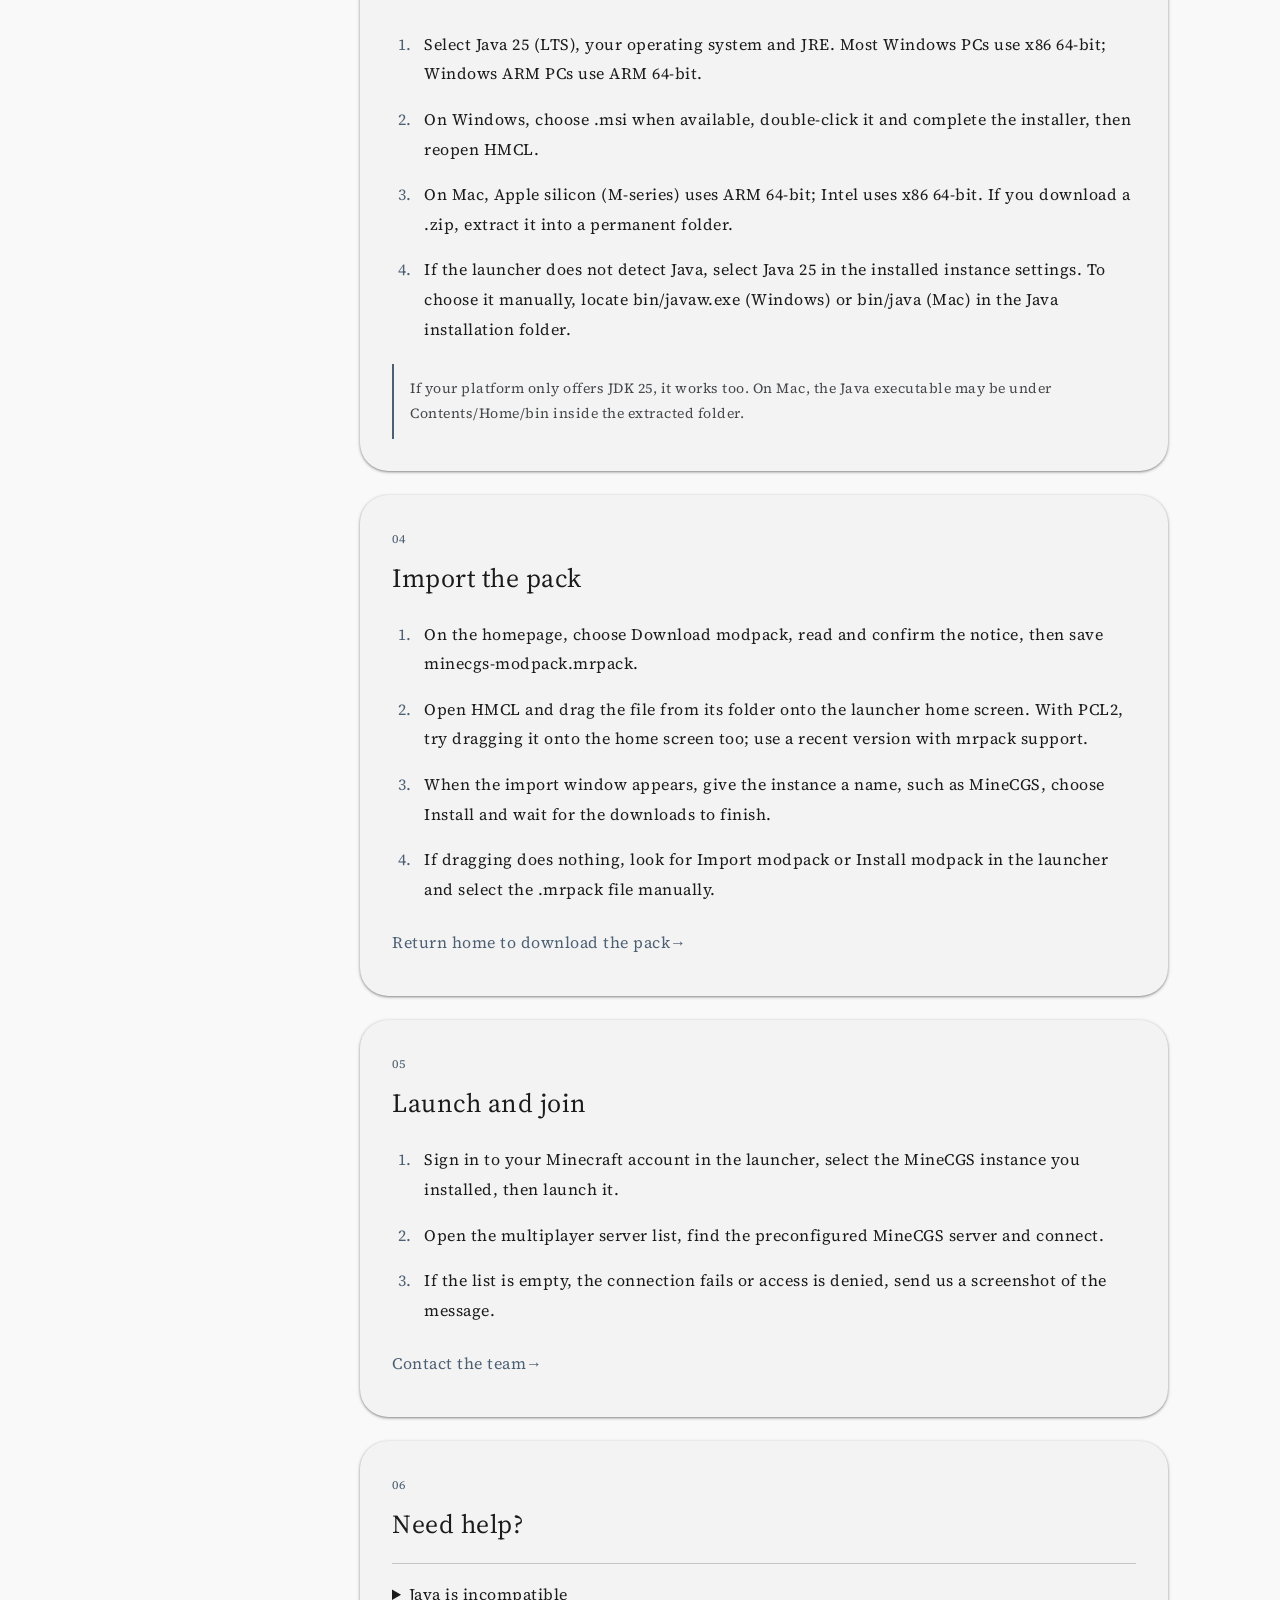
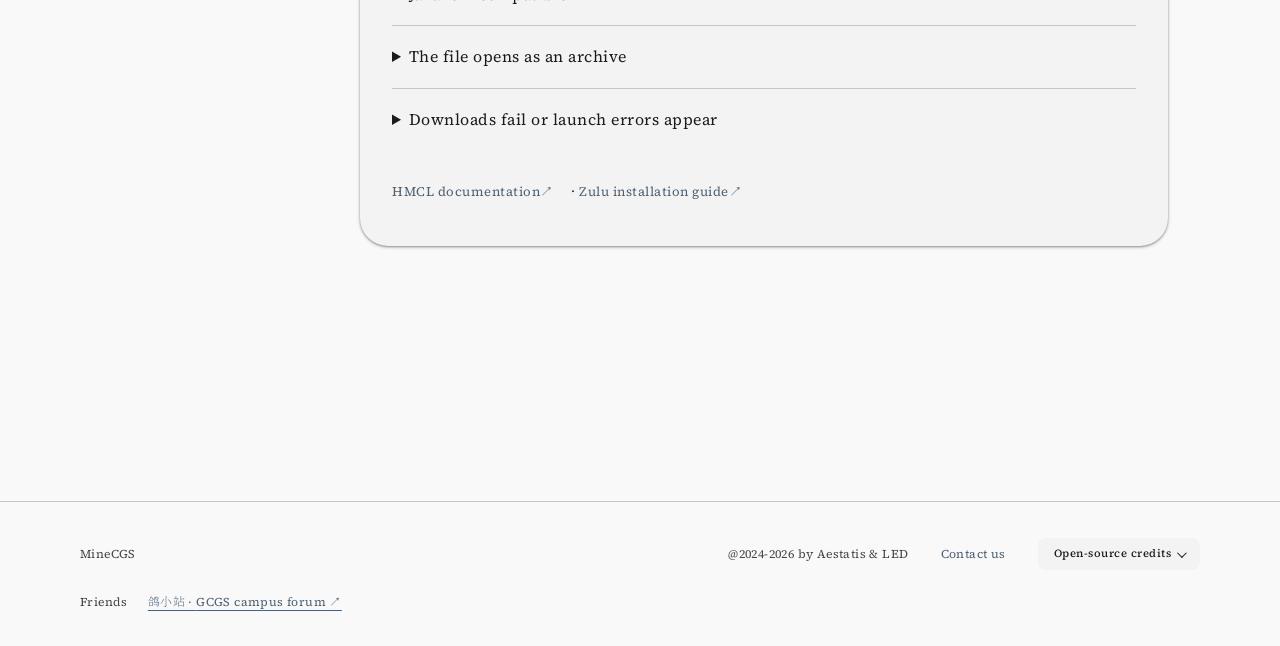
<file: install.html>
<!DOCTYPE html>
<html lang="zh-CN" data-theme="light" data-page="install">
<head>
  <meta charset="UTF-8" />
  <meta name="viewport" content="width=device-width, initial-scale=1.0, viewport-fit=cover" />
  <title>安装指南 · MineCGS</title>
  <link rel="icon" href="favicon.ico?v=107" sizes="16x16 32x32 48x48 64x64" />
  <link rel="icon" type="image/png" href="favicon.png?v=107" sizes="256x256" />
  <link rel="apple-touch-icon" href="apple-touch-icon.png?v=107" sizes="180x180" />
  <meta name="description" content="第一次加入 MineCGS？从下载 HMCL、安装 Java 25 到导入 mrpack，一步一步开始。" />
  <link rel="stylesheet" href="fonts/jinshu.css?v=144" />
  <link rel="preload" href="fonts/jinshu-light.woff2?v=144" as="font" type="font/woff2" crossorigin />
  <!-- ?v= 资源版本号：发布站无缓存响应头时击穿浏览器启发式缓存，改版即换号 -->
  <link rel="stylesheet" href="style.min.css?v=144" />

<link rel="stylesheet" href="install.min.css?v=140" />
</head><body class="guide-page"><div class="page-bg guide-bg" aria-hidden="true"><div class="page-bg__image"></div></div><a class="skip-link" href="#guide-content">跳至教程</a><header class="top-bar" id="topBar">
    <!-- 左上 logo badge（悬浮胶囊：方块标记 + 品牌名）；hero 区隐藏
         （is-away），滚至 intro 浮入出场 -->
    <a class="brand" href="./" aria-label="MineCGS 首页">
      <svg class="brand__mark" viewBox="0 0 24 24" aria-hidden="true">
        <path d="M12 2.4 21 7.2v9.6L12 21.6 3 16.8V7.2l9-4.8Z" fill="none" stroke="currentColor" stroke-width="1.7" stroke-linejoin="round"/>
        <path d="M3.3 7.35 12 12l8.7-4.65M12 12v9.4" fill="none" stroke="currentColor" stroke-width="1.7" stroke-linecap="round" stroke-linejoin="round"/>
      </svg>
      <span class="brand__name title-medium">MineCGS</span>
    </a>
    <!-- 主题切换：MD3 icon button（48dp 触控 / 24dp 图标 / corner-full 状态层） -->
    <button class="icon-btn theme-toggle" id="themeToggle" type="button" aria-label="切换深浅色模式" title="切换深浅色模式">
        <svg class="theme-toggle__icon theme-toggle__icon--sun" viewBox="0 0 24 24" fill="none" stroke="currentColor" stroke-width="2" stroke-linecap="round" aria-hidden="true">
          <circle cx="12" cy="12" r="4.2"></circle>
          <path d="M12 2.6v2.2M12 19.2v2.2M2.6 12h2.2M19.2 12h2.2M5.4 5.4l1.6 1.6M17 17l1.6 1.6M18.6 5.4L17 7M7 17l-1.6 1.6"></path>
        </svg>
        <svg class="theme-toggle__icon theme-toggle__icon--moon" viewBox="0 0 24 24" fill="none" stroke="currentColor" stroke-width="2" stroke-linecap="round" stroke-linejoin="round" aria-hidden="true">
          <path d="M20.4 14.2A8.6 8.6 0 0 1 9.8 3.6a8.6 8.6 0 1 0 10.6 10.6Z"></path>
        </svg>
    </button>

    <!-- MD3 Primary tab row（48dp 高 / 32×3 指示器 / label-large）：滚动同步激活 -->

  </header><main class="guide-shell"><div class="guide-heading"><a class="guide-back" href="./"><span aria-hidden="true">←</span> 返回首页</a><p class="guide-eyebrow">MINECGS / GET STARTED</p><h1>第一次加入？</h1><p class="guide-lead">下载、拖入、启动。一步一步来。</p><div class="language-switch" role="radiogroup" aria-label="语言"><button class="language-switch__choice" type="button" role="radio" data-language="zh" aria-checked="true">中文</button><span class="language-switch__divider" aria-hidden="true"></span><button class="language-switch__choice" type="button" role="radio" data-language="en" aria-checked="false" tabindex="-1">English</button></div></div><div class="guide-layout"><nav class="guide-nav" aria-label="安装目录"><p class="label-large">从这里开始</p><a href="#pack"><span>01</span>mrpack 是什么？</a><a href="#launcher"><span>02</span>下载 HMCL</a><a href="#java"><span>03</span>安装 Java 25</a><a href="#import"><span>04</span>导入进服包</a><a href="#join-server"><span>05</span>启动并进入服务器</a><a href="#help"><span>06</span>卡住了？</a></nav><div id="guide-content"><section class="guide-card" id="pack"><div class="guide-step">01</div><h2>mrpack 是什么？</h2><p>它是一份进服安装包，包含进入 MineCGS 服务器需要的模组、配置和服务器链接。启动器会按包里的清单下载并安装所需文件。</p><p>不用解压，也不用自己逐个装模组。把 .mrpack 文件拖进支持它的 HMCL、PCL2 等启动器，就能开始安装。</p><div class="guide-note">本教程面向 Windows / macOS 电脑上的 Minecraft Java 版；手机和 iPad 不能按这套步骤安装。已有启动器？直接看第 04 步。</div></section><section class="guide-card" id="launcher"><div class="guide-step">02</div><h2>下载 HMCL</h2><p>启动器就是用来安装和打开 Minecraft 的工具。第一次使用，推荐先用 HMCL。</p><a class="guide-link" href="https://hmcl.huangyuhui.net/" target="_blank" rel="noopener">HMCL 官网 <span aria-hidden="true">↗</span></a> <a class="guide-link" href="https://hmcl.huangyuhui.net/download/" target="_blank" rel="noopener">打开官方下载页 <span aria-hidden="true">↗</span></a><ol><li>打开下载页，选择“稳定版”，再选择与你电脑对应的 Windows 或 Mac 下载项。</li><li>Windows 用户下载 .exe 文件。新建一个容易找到的文件夹（例如 MineCGS），把启动器放进去，再双击打开。</li><li>Mac 用户选择 Mac 下载项，按下载说明打开。启动器提示缺少 Java 时，继续下一步。</li></ol></section><section class="guide-card" id="java"><div class="guide-step">03</div><h2>安装 Java 25</h2><p>Java 是运行 Minecraft 的基础环境。本进服包使用 Java 25；它和启动器是两个不同的东西。</p><a class="guide-link" href="https://www.azul.com/downloads/?version=java-25-lts&amp;package=jre" target="_blank" rel="noopener">下载 Zulu JRE 25 <span aria-hidden="true">↗</span></a><ol><li>在下载页选择 Java 25 (LTS)、你的系统，以及 JRE。大多数 Windows 电脑选择 x86 64-bit；Windows ARM 电脑选择 ARM 64-bit。</li><li>Windows 优先下载 .msi，双击后按提示完成安装，再重新打开 HMCL。</li><li>Mac 的 Apple 芯片（M 系列）选 ARM 64-bit，Intel 芯片选 x86 64-bit。若下载的是 .zip，解压到固定文件夹。</li><li>如果启动器没有自动找到 Java，在该版本的设置中选择 Java 25；需要手动指定时，找到安装目录里的 bin/javaw.exe（Windows）或 bin/java（Mac）。</li></ol><div class="guide-note">某些系统只提供 JDK 25，也可以使用。Mac 的 Java 可能位于解压文件夹中的 Contents/Home/bin。</div></section><section class="guide-card" id="import"><div class="guide-step">04</div><h2>导入进服包</h2><ol><li>回官网点击“下载进服包”，阅读须知并确认，保存 minecgs-modpack.mrpack。</li><li>打开 HMCL，把这个文件从文件夹拖到启动器主界面。使用 PCL2 时，也可尝试拖入主界面；请使用支持 mrpack 的新版。</li><li>出现安装窗口后，给它取一个名称（例如 MineCGS），点击安装，等待下载完成。</li><li>如果拖动没有反应，在启动器里找“导入整合包”或“安装整合包”，手动选择这个 .mrpack 文件。</li></ol><a class="guide-link" href="./#hero">返回官网下载进服包 <span aria-hidden="true">→</span></a></section><section class="guide-card" id="join-server"><div class="guide-step">05</div><h2>启动并进入服务器</h2><ol><li>在启动器中登录你的 Minecraft 账号，选中刚安装的 MineCGS 版本，再点击启动。</li><li>进入主界面后打开多人服务器列表，找到进服包预置的 MineCGS 服务器，点击连接。</li><li>如果列表为空、连接失败或提示没有权限，把提示截图发给我们。</li></ol><a class="guide-link" href="./#join">联系项目成员 <span aria-hidden="true">→</span></a></section><section class="guide-card" id="help"><div class="guide-step">06</div><h2>卡住了？</h2><details><summary>提示 Java 不兼容</summary><p>检查 MineCGS 这个版本是否选中了 Java 25，而不是旧的 Java 8、17 或 21。</p></details><details><summary>文件被当成压缩包打开</summary><p>关闭解压软件，回到文件所在的文件夹，把文件拖进启动器。不要修改 .mrpack 后缀。</p></details><details><summary>下载失败或启动后报错</summary><p>先检查网络，再重试。仍然失败时，保留启动器的报错或日志，连同截图发给项目成员。</p></details><div class="guide-sources"><a class="guide-link" href="https://docs.hmcl.net/" target="_blank" rel="noopener">HMCL 官方文档 <span aria-hidden="true">↗</span></a> · <a class="guide-link" href="https://docs.azul.com/core/install/" target="_blank" rel="noopener">Zulu 安装说明 <span aria-hidden="true">↗</span></a></div></section></div></div></main><footer class="site-footer">
    <div class="site-footer__inner">
      <span class="body-small">MineCGS</span>
      <div class="site-footer__end">
        <span class="body-small" id="copyright">@2024-2026 by Aestatis &amp; LED</span>
        <a class="site-footer__contact body-small" href="./#join">联系我们</a>
        <details class="oss">
          <summary class="oss__summary label-small">开源致谢</summary>
          <div class="oss__menu">
            <p class="oss__title label-large">本站使用的开源项目</p>
            <ul class="oss__list body-small">
              <li><strong>Material Color Utilities</strong><span class="oss__by">Google</span><span class="oss__lic">Apache License 2.0</span></li>
              <li><strong>Material Symbols</strong><span class="oss__by">Google</span><span class="oss__lic">Apache License 2.0</span></li>
              <li><strong>地图预览引擎</strong><span class="oss__by">BlueColored</span><span class="oss__lic">MIT License</span></li>
              <li><strong>Source Serif 4</strong><span class="oss__by">Google Fonts</span><span class="oss__lic">SIL Open Font License 1.1</span></li>
              <li><strong>寒蝉锦书宋</strong><span class="oss__by">ChillType / Adobe</span><span class="oss__lic">SIL Open Font License 1.1</span></li>
            </ul>
          </div>
        </details>
      </div>
      <div class="site-footer__friends body-small">
        <span>友情链接</span>
        <a href="https://gexzh.com/" target="_blank" rel="noopener noreferrer"><span>鸽小站</span><span aria-hidden="true"> · </span><span>GCGS 校园论坛</span><span aria-hidden="true"> ↗</span></a>
      </div>
    </div>
  </footer><script defer src="install-copy.min.js?v=140"></script><script defer src="i18n.min.js?v=144"></script><script defer src="theme-tokens.js?v=140"></script><script defer src="main.min.js?v=140"></script><script defer src="install.min.js?v=140"></script></body></html>
</file>
<file: fonts/jinshu.css>
/* Chill JinshuSong CC v1.7, Light / Text Regular. Chinese-only website subsets; OFL-1.1. */
@font-face { font-family: "Source Serif 4"; font-style: normal; font-weight: 400 500; font-display: swap; src: url("./source-serif4-latin.woff2?v=140") format("woff2"); }
@font-face { font-family: "Chill JinshuSong Text"; font-style: normal; font-weight: 400; font-display: swap; src: url("./jinshu-light.woff2?v=144") format("woff2"); unicode-range: U+3001,U+3002,U+4E00,U+4E0A,U+4E0B,U+4E0D,U+4E0E,U+4E1C,U+4E24,U+4E25,U+4E2A,U+4E2D,U+4E3A,U+4E3B,U+4E5F,U+4E66,U+4E8E,U+4EA7,U+4EBA,U+4EC5,U+4ECB,U+4EE3,U+4EE5,U+4EEC,U+4F01,U+4F1A,U+4F30,U+4F4F,U+4F53,U+4F55,U+4F59,U+4F5C,U+4F7F,U+4F8B,U+4F9B,U+4FDD,U+4FE1,U+5012,U+505A,U+5149,U+5165,U+5168,U+5171,U+5173,U+5176,U+5177,U+5185,U+518D,U+51C6,U+51E0,U+51FA,U+5206,U+5207,U+5212,U+521D,U+5230,U+523B,U+524D,U+5267,U+529F,U+52A0,U+52A1,U+52A8,U+52A9,U+52BF,U+52D8,U+5305,U+5355,U+5360,U+536B,U+5373,U+53C2,U+53CB,U+53CC,U+53D1,U+53D6,U+53E3,U+53EF,U+53F0,U+53F3,U+53F7,U+5408,U+540C,U+540E,U+542F,U+5458,U+5473,U+548C,U+54C1,U+54CD,U+5668,U+56E0,U+56ED,U+56FD,U+56FE,U+5728,U+5730,U+573A,U+5740,U+5757,U+575B,U+5766,U+57FA,U+5899,U+5907,U+590D,U+5916,U+591A,U+5927,U+5947,U+597D,U+5982,U+59CB,U+5B50,U+5B58,U+5B66,U+5B83,U+5B88,U+5B89,U+5B8B,U+5B8C,U+5B98,U+5B9E,U+5BAB,U+5BBD,U+5BBF,U+5BD2,U+5BF8,U+5BF9,U+5BFC,U+5C04,U+5C06,U+5C0F,U+5C11,U+5C3A,U+5C42,U+5C4F,U+5C71,U+5D4C,U+5DE5,U+5DE6,U+5DEE,U+5DF1,U+5DF2,U+5E38,U+5E73,U+5E74,U+5E76,U+5E7F,U+5E94,U+5E95,U+5EA6,U+5EA7,U+5ECA,U+5EFA,U+5F00,U+5F0F,U+5F15,U+5F20,U+5F52,U+5F53,U+5F55,U+5F62,U+5F71,U+5F85,U+5F97,U+5FAE,U+5FFD,U+6001,U+60A8,U+60C5,U+60F3,U+610F,U+6210,U+6211,U+6216,U+6240,U+624B,U+6253,U+628A,U+6295,U+62CD,U+62D6,U+62E5,U+6301,U+6309,U+6362,U+636E,U+63A5,U+63A8,U+64CD,U+64CE,U+653E,U+653F,U+6559,U+6570,U+6574,U+6587,U+65AD,U+65B0,U+65B9,U+65CB,U+65E0,U+65E5,U+65F6,U+661F,U+662F,U+6653,U+66F4,U+6708,U+6709,U+670D,U+672A,U+672C,U+673A,U+6743,U+675F,U+6765,U+679C,U+67E5,U+6807,U+680B,U+6821,U+683C,U+6842,U+6848,U+6863,U+697C,U+6982,U+6A21,U+6B21,U+6B22,U+6B63,U+6BCD,U+6BCF,U+6BD4,U+6CD5,U+6D45,U+6D4B,U+6D4F,U+6D88,U+6DF1,U+6E05,U+6E38,U+6E90,U+6ED1,U+6EDA,U+6F2B,U+6FC0,U+7167,U+7247,U+7248,U+72B6,U+73A9,U+73AF,U+73B0,U+7406,U+751F,U+7528,U+7531,U+7533,U+7535,U+7559,U+7565,U+7684,U+76EE,U+76F4,U+76F8,U+770B,U+7740,U+77E5,U+786E,U+78A7,U+79D2,U+7A0B,U+7A81,U+7A97,U+7ACB,U+7AD9,U+7AEF,U+7B49,U+7B51,U+7B5B,U+7B80,U+7B97,U+7BA1,U+7C73,U+7CFB,U+7EA6,U+7EBF,U+7EC4,U+7EC6,U+7ECF,U+7ED3,U+7ED8,U+7ED9,U+7EED,U+7F29,U+7F3A,U+7F51,U+7F6E,U+7FFB,U+804A,U+8054,U+81EA,U+81F3,U+81F4,U+820D,U+822A,U+8272,U+8282,U+82E5,U+8749,U+884C,U+88AB,U+88C5,U+8981,U+89C4,U+89C6,U+89C8,U+89C9,U+89D2,U+8A00,U+8BA1,U+8BA4,U+8BA9,U+8BB0,U+8BB8,U+8BBA,U+8BBE,U+8BBF,U+8BCA,U+8BED,U+8BF7,U+8BFB,U+8BFE,U+8C22,U+8C28,U+8D1F,U+8D23,U+8D26,U+8D77,U+8D85,U+8DF3,U+8F6C,U+8F6E,U+8F74,U+8F7B,U+8F7D,U+8F85,U+8FBE,U+8FCE,U+8FD9,U+8FDB,U+8FDD,U+8FDE,U+9000,U+9002,U+9009,U+9010,U+9020,U+9053,U+90E8,U+90FD,U+914D,U+91CC,U+91CD,U+91CF,U+94FE,U+9526,U+952E,U+95E8,U+95EE,U+95F4,U+9605,U+9636,U+9645,U+9650,U+9662,U+968F,U+96F7,U+9762,U+9875,U+9879,U+987B,U+9884,U+9996,U+9A8C,U+9AD8,U+9E3D,U+9F20,U+9F50,U+FF08,U+FF09,U+FF0C,U+FF1A,U+FF1B; }
@font-face { font-family: "Chill JinshuSong Text"; font-style: normal; font-weight: 400; font-display: swap; src: url("./jinshu-light-guide.woff2?v=144") format("woff2"); unicode-range: U+4E48,U+4E86,U+4E9B,U+4EC0,U+4ECD,U+4ECE,U+4EF6,U+4EFD,U+4F18,U+4F4D,U+4F60,U+4FEE,U+5148,U+517C,U+51FB,U+5217,U+521A,U+5357,U+5361,U+538B,U+53BB,U+53CA,U+53CD,U+53EA,U+540D,U+5411,U+5426,U+542B,U+56DE,U+56FA,U+5883,U+5931,U+5939,U+5957,U+5B9A,U+5BB9,U+5C1D,U+5C31,U+5FD7,U+622A,U+6237,U+627E,U+62A5,U+62E9,U+6307,U+63D0,U+652F,U+6539,U+65E7,U+660E,U+6613,U+67D0,U+68C0,U+6B65,U+6CA1,U+70B9,U+7136,U+754C,U+767B,U+7840,U+793A,U+79F0,U+7A33,U+7A7A,U+7B2C,U+7EDC,U+7EDF,U+7EE7,U+7F00,U+800C,U+80FD,U+8111,U+82AF,U+8350,U+8868,U+897F,U+89E3,U+8BD5,U+8BE5,U+8BF4,U+8D25,U+8F6F,U+8FD0,U+8FD4,U+9519,U+95ED,U+9700,U+9AA4,U+FF1F; }
@font-face { font-family: "Chill JinshuSong Text"; font-style: normal; font-weight: 500; font-display: swap; src: url("./jinshu-regular.woff2?v=144") format("woff2"); unicode-range: U+3001,U+3002,U+4E00,U+4E0A,U+4E0B,U+4E0D,U+4E0E,U+4E1C,U+4E24,U+4E25,U+4E2A,U+4E2D,U+4E3A,U+4E3B,U+4E5F,U+4E66,U+4E8E,U+4EA7,U+4EBA,U+4EC5,U+4ECB,U+4EE3,U+4EE5,U+4EEC,U+4F01,U+4F1A,U+4F30,U+4F4F,U+4F53,U+4F55,U+4F59,U+4F5C,U+4F7F,U+4F8B,U+4F9B,U+4FDD,U+4FE1,U+5012,U+505A,U+5149,U+5165,U+5168,U+5171,U+5173,U+5176,U+5177,U+5185,U+518D,U+51C6,U+51E0,U+51FA,U+5206,U+5207,U+5212,U+521D,U+5230,U+523B,U+524D,U+5267,U+529F,U+52A0,U+52A1,U+52A8,U+52A9,U+52BF,U+52D8,U+5305,U+5355,U+5360,U+536B,U+5373,U+53C2,U+53CB,U+53CC,U+53D1,U+53D6,U+53E3,U+53EF,U+53F0,U+53F3,U+53F7,U+5408,U+540C,U+540E,U+542F,U+5458,U+5473,U+548C,U+54C1,U+54CD,U+5668,U+56E0,U+56ED,U+56FD,U+56FE,U+5728,U+5730,U+573A,U+5740,U+5757,U+575B,U+5766,U+57FA,U+5899,U+5907,U+590D,U+5916,U+591A,U+5927,U+5947,U+597D,U+5982,U+59CB,U+5B50,U+5B58,U+5B66,U+5B83,U+5B88,U+5B89,U+5B8B,U+5B8C,U+5B98,U+5B9E,U+5BAB,U+5BBD,U+5BBF,U+5BD2,U+5BF8,U+5BF9,U+5BFC,U+5C04,U+5C06,U+5C0F,U+5C11,U+5C3A,U+5C42,U+5C4F,U+5C71,U+5D4C,U+5DE5,U+5DE6,U+5DEE,U+5DF1,U+5DF2,U+5E38,U+5E73,U+5E74,U+5E76,U+5E7F,U+5E94,U+5E95,U+5EA6,U+5EA7,U+5ECA,U+5EFA,U+5F00,U+5F0F,U+5F15,U+5F20,U+5F52,U+5F53,U+5F55,U+5F62,U+5F71,U+5F85,U+5F97,U+5FAE,U+5FFD,U+6001,U+60A8,U+60C5,U+60F3,U+610F,U+6210,U+6211,U+6216,U+6240,U+624B,U+6253,U+628A,U+6295,U+62CD,U+62D6,U+62E5,U+6301,U+6309,U+6362,U+636E,U+63A5,U+63A8,U+64CD,U+64CE,U+653E,U+653F,U+6559,U+6570,U+6574,U+6587,U+65AD,U+65B0,U+65B9,U+65CB,U+65E0,U+65E5,U+65F6,U+661F,U+662F,U+6653,U+66F4,U+6708,U+6709,U+670D,U+672A,U+672C,U+673A,U+6743,U+675F,U+6765,U+679C,U+67E5,U+6807,U+680B,U+6821,U+683C,U+6842,U+6848,U+6863,U+697C,U+6982,U+6A21,U+6B21,U+6B22,U+6B63,U+6BCD,U+6BCF,U+6BD4,U+6CD5,U+6D45,U+6D4B,U+6D4F,U+6D88,U+6DF1,U+6E05,U+6E38,U+6E90,U+6ED1,U+6EDA,U+6F2B,U+6FC0,U+7167,U+7247,U+7248,U+72B6,U+73A9,U+73AF,U+73B0,U+7406,U+751F,U+7528,U+7531,U+7533,U+7535,U+7559,U+7565,U+7684,U+76EE,U+76F4,U+76F8,U+770B,U+7740,U+77E5,U+786E,U+78A7,U+79D2,U+7A0B,U+7A81,U+7A97,U+7ACB,U+7AD9,U+7AEF,U+7B49,U+7B51,U+7B5B,U+7B80,U+7B97,U+7BA1,U+7C73,U+7CFB,U+7EA6,U+7EBF,U+7EC4,U+7EC6,U+7ECF,U+7ED3,U+7ED8,U+7ED9,U+7EED,U+7F29,U+7F3A,U+7F51,U+7F6E,U+7FFB,U+804A,U+8054,U+81EA,U+81F3,U+81F4,U+820D,U+822A,U+8272,U+8282,U+82E5,U+8749,U+884C,U+88AB,U+88C5,U+8981,U+89C4,U+89C6,U+89C8,U+89C9,U+89D2,U+8A00,U+8BA1,U+8BA4,U+8BA9,U+8BB0,U+8BB8,U+8BBA,U+8BBE,U+8BBF,U+8BCA,U+8BED,U+8BF7,U+8BFB,U+8BFE,U+8C22,U+8C28,U+8D1F,U+8D23,U+8D26,U+8D77,U+8D85,U+8DF3,U+8F6C,U+8F6E,U+8F74,U+8F7B,U+8F7D,U+8F85,U+8FBE,U+8FCE,U+8FD9,U+8FDB,U+8FDD,U+8FDE,U+9000,U+9002,U+9009,U+9010,U+9020,U+9053,U+90E8,U+90FD,U+914D,U+91CC,U+91CD,U+91CF,U+94FE,U+9526,U+952E,U+95E8,U+95EE,U+95F4,U+9605,U+9636,U+9645,U+9650,U+9662,U+968F,U+96F7,U+9762,U+9875,U+9879,U+987B,U+9884,U+9996,U+9A8C,U+9AD8,U+9E3D,U+9F20,U+9F50,U+FF08,U+FF09,U+FF0C,U+FF1A,U+FF1B; }
@font-face { font-family: "Chill JinshuSong Text"; font-style: normal; font-weight: 500; font-display: swap; src: url("./jinshu-regular-guide.woff2?v=144") format("woff2"); unicode-range: U+4E48,U+4E86,U+4E9B,U+4EC0,U+4ECD,U+4ECE,U+4EF6,U+4EFD,U+4F18,U+4F4D,U+4F60,U+4FEE,U+5148,U+517C,U+51FB,U+5217,U+521A,U+5357,U+5361,U+538B,U+53BB,U+53CA,U+53CD,U+53EA,U+540D,U+5411,U+5426,U+542B,U+56DE,U+56FA,U+5883,U+5931,U+5939,U+5957,U+5B9A,U+5BB9,U+5C1D,U+5C31,U+5FD7,U+622A,U+6237,U+627E,U+62A5,U+62E9,U+6307,U+63D0,U+652F,U+6539,U+65E7,U+660E,U+6613,U+67D0,U+68C0,U+6B65,U+6CA1,U+70B9,U+7136,U+754C,U+767B,U+7840,U+793A,U+79F0,U+7A33,U+7A7A,U+7B2C,U+7EDC,U+7EDF,U+7EE7,U+7F00,U+800C,U+80FD,U+8111,U+82AF,U+8350,U+8868,U+897F,U+89E3,U+8BD5,U+8BE5,U+8BF4,U+8D25,U+8F6F,U+8FD0,U+8FD4,U+9519,U+95ED,U+9700,U+9AA4,U+FF1F; }
</file>
<file: style.min.css>
:root{--md-ref-palette-primary20: #1f3243;--md-ref-palette-primary30: #36495a;--md-ref-palette-primary40: #4d6073;--md-ref-palette-primary80: #b5c9de;--md-ref-palette-primary90: #d1e5fb;--md-ref-palette-primary100: #ffffff;--md-ref-palette-secondary20: #2d3135;--md-ref-palette-secondary30: #43474c;--md-ref-palette-secondary40: #5b5f64;--md-ref-palette-secondary80: #c3c7cc;--md-ref-palette-secondary90: #dfe3e8;--md-ref-palette-secondary100: #ffffff;--md-ref-palette-tertiary20: #28313e;--md-ref-palette-tertiary30: #3e4755;--md-ref-palette-tertiary40: #565f6d;--md-ref-palette-tertiary80: #bec7d8;--md-ref-palette-tertiary90: #dae3f4;--md-ref-palette-tertiary100: #ffffff;--md-ref-palette-error20: #690005;--md-ref-palette-error30: #93000a;--md-ref-palette-error40: #ba1a1a;--md-ref-palette-error80: #ffb4ab;--md-ref-palette-error90: #ffdad6;--md-ref-palette-error100: #ffffff;--md-ref-palette-neutral0: #000000;--md-ref-palette-neutral4: #0e0e0e;--md-ref-palette-neutral6: #131313;--md-ref-palette-neutral10: #1b1b1b;--md-ref-palette-neutral12: #1f1f1f;--md-ref-palette-neutral17: #2a2a2a;--md-ref-palette-neutral20: #303030;--md-ref-palette-neutral22: #353535;--md-ref-palette-neutral24: #393939;--md-ref-palette-neutral87: #dadada;--md-ref-palette-neutral90: #e2e2e2;--md-ref-palette-neutral92: #e8e8e8;--md-ref-palette-neutral94: #eeeeee;--md-ref-palette-neutral95: #f1f1f1;--md-ref-palette-neutral96: #f3f3f3;--md-ref-palette-neutral98: #f9f9f9;--md-ref-palette-neutral100: #ffffff;--md-ref-palette-neutral-variant30: #45474a;--md-ref-palette-neutral-variant50: #76777a;--md-ref-palette-neutral-variant60: #909194;--md-ref-palette-neutral-variant80: #c6c6c9;--md-ref-palette-neutral-variant90: #e2e2e5;}:root{color-scheme: light;--md-sys-color-primary: #4d6073;--md-sys-color-on-primary: #ffffff;--md-sys-color-primary-container: #d1e5fb;--md-sys-color-on-primary-container: #36495a;--md-sys-color-secondary: #5b5f64;--md-sys-color-on-secondary: #ffffff;--md-sys-color-secondary-container: #dfe3e8;--md-sys-color-on-secondary-container: #43474c;--md-sys-color-tertiary: #565f6d;--md-sys-color-on-tertiary: #ffffff;--md-sys-color-tertiary-container: #dae3f4;--md-sys-color-on-tertiary-container: #3e4755;--md-sys-color-error: #ba1a1a;--md-sys-color-on-error: #ffffff;--md-sys-color-error-container: #ffdad6;--md-sys-color-on-error-container: #93000a;--md-sys-color-background: #f9f9f9;--md-sys-color-on-background: #1b1b1b;--md-sys-color-surface: #f9f9f9;--md-sys-color-on-surface: #1b1b1b;--md-sys-color-surface-variant: #e2e2e5;--md-sys-color-on-surface-variant: #45474a;--md-sys-color-surface-dim: #dadada;--md-sys-color-surface-bright: #f9f9f9;--md-sys-color-surface-container-lowest: #ffffff;--md-sys-color-surface-container-low: #f3f3f3;--md-sys-color-surface-container: #eeeeee;--md-sys-color-surface-container-high: #e8e8e8;--md-sys-color-surface-container-highest: #e2e2e2;--md-sys-color-outline: #76777a;--md-sys-color-outline-variant: #c6c6c9;--md-sys-color-shadow: #000000;--md-sys-color-scrim: #000000;--md-sys-color-inverse-surface: #303030;--md-sys-color-inverse-on-surface: #f1f1f1;--md-sys-color-inverse-primary: #b5c9de;}[data-theme="dark"]{color-scheme: dark;--md-sys-color-primary: #b5c9de;--md-sys-color-on-primary: #1f3243;--md-sys-color-primary-container: #36495a;--md-sys-color-on-primary-container: #d1e5fb;--md-sys-color-secondary: #c3c7cc;--md-sys-color-on-secondary: #2d3135;--md-sys-color-secondary-container: #43474c;--md-sys-color-on-secondary-container: #dfe3e8;--md-sys-color-tertiary: #bec7d8;--md-sys-color-on-tertiary: #28313e;--md-sys-color-tertiary-container: #3e4755;--md-sys-color-on-tertiary-container: #dae3f4;--md-sys-color-error: #ffb4ab;--md-sys-color-on-error: #690005;--md-sys-color-error-container: #93000a;--md-sys-color-on-error-container: #ffdad6;--md-sys-color-background: #131313;--md-sys-color-on-background: #e2e2e2;--md-sys-color-surface: #131313;--md-sys-color-on-surface: #e2e2e2;--md-sys-color-surface-variant: #45474a;--md-sys-color-on-surface-variant: #c6c6c9;--md-sys-color-surface-dim: #131313;--md-sys-color-surface-bright: #393939;--md-sys-color-surface-container-lowest: #0e0e0e;--md-sys-color-surface-container-low: #1b1b1b;--md-sys-color-surface-container: #1f1f1f;--md-sys-color-surface-container-high: #2a2a2a;--md-sys-color-surface-container-highest: #353535;--md-sys-color-outline: #909194;--md-sys-color-outline-variant: #45474a;--md-sys-color-shadow: #000000;--md-sys-color-scrim: #000000;--md-sys-color-inverse-surface: #e2e2e2;--md-sys-color-inverse-on-surface: #303030;--md-sys-color-inverse-primary: #4d6073;}:root{--md-ref-typeface-brand: "Source Serif 4","Chill JinshuSong Text","Noto Serif SC","Songti SC",SimSun,Georgia,serif;--md-ref-typeface-plain: "Source Serif 4","Chill JinshuSong Text","Noto Serif SC","Songti SC",SimSun,Georgia,serif;--md-typescale-display-large-font-family: var(--md-ref-typeface-brand);--md-typescale-display-large-font-weight: 400;--md-typescale-display-large-font-size: 57px;--md-typescale-display-large-line-height: 64px;--md-typescale-display-large-letter-spacing: -0.25px;--md-typescale-display-medium-font-family: var(--md-ref-typeface-brand);--md-typescale-display-medium-font-weight: 400;--md-typescale-display-medium-font-size: 45px;--md-typescale-display-medium-line-height: 52px;--md-typescale-display-medium-letter-spacing: 0;--md-typescale-display-small-font-family: var(--md-ref-typeface-brand);--md-typescale-display-small-font-weight: 400;--md-typescale-display-small-font-size: 36px;--md-typescale-display-small-line-height: 44px;--md-typescale-display-small-letter-spacing: 0;--md-typescale-headline-large-font-family: var(--md-ref-typeface-brand);--md-typescale-headline-large-font-weight: 400;--md-typescale-headline-large-font-size: 32px;--md-typescale-headline-large-line-height: 40px;--md-typescale-headline-large-letter-spacing: 0;--md-typescale-headline-medium-font-family: var(--md-ref-typeface-brand);--md-typescale-headline-medium-font-weight: 400;--md-typescale-headline-medium-font-size: 28px;--md-typescale-headline-medium-line-height: 36px;--md-typescale-headline-medium-letter-spacing: 0;--md-typescale-headline-small-font-family: var(--md-ref-typeface-brand);--md-typescale-headline-small-font-weight: 400;--md-typescale-headline-small-font-size: 24px;--md-typescale-headline-small-line-height: 32px;--md-typescale-headline-small-letter-spacing: 0;--md-typescale-title-large-font-family: var(--md-ref-typeface-brand);--md-typescale-title-large-font-weight: 400;--md-typescale-title-large-font-size: 22px;--md-typescale-title-large-line-height: 28px;--md-typescale-title-large-letter-spacing: 0;--md-typescale-title-medium-font-family: var(--md-ref-typeface-brand);--md-typescale-title-medium-font-weight: 500;--md-typescale-title-medium-font-size: 16px;--md-typescale-title-medium-line-height: 24px;--md-typescale-title-medium-letter-spacing: 0.15px;--md-typescale-title-small-font-family: var(--md-ref-typeface-brand);--md-typescale-title-small-font-weight: 500;--md-typescale-title-small-font-size: 14px;--md-typescale-title-small-line-height: 20px;--md-typescale-title-small-letter-spacing: 0.1px;--md-typescale-body-large-font-family: var(--md-ref-typeface-plain);--md-typescale-body-large-font-weight: 400;--md-typescale-body-large-font-size: 16px;--md-typescale-body-large-line-height: 24px;--md-typescale-body-large-letter-spacing: 0.5px;--md-typescale-body-medium-font-family: var(--md-ref-typeface-plain);--md-typescale-body-medium-font-weight: 400;--md-typescale-body-medium-font-size: 14px;--md-typescale-body-medium-line-height: 20px;--md-typescale-body-medium-letter-spacing: 0.25px;--md-typescale-body-small-font-family: var(--md-ref-typeface-plain);--md-typescale-body-small-font-weight: 400;--md-typescale-body-small-font-size: 12px;--md-typescale-body-small-line-height: 16px;--md-typescale-body-small-letter-spacing: 0.4px;--md-typescale-label-large-font-family: var(--md-ref-typeface-plain);--md-typescale-label-large-font-weight: 500;--md-typescale-label-large-font-size: 14px;--md-typescale-label-large-line-height: 20px;--md-typescale-label-large-letter-spacing: 0.1px;--md-typescale-label-medium-font-family: var(--md-ref-typeface-plain);--md-typescale-label-medium-font-weight: 500;--md-typescale-label-medium-font-size: 12px;--md-typescale-label-medium-line-height: 16px;--md-typescale-label-medium-letter-spacing: 0.5px;--md-typescale-label-small-font-family: var(--md-ref-typeface-plain);--md-typescale-label-small-font-weight: 500;--md-typescale-label-small-font-size: 11px;--md-typescale-label-small-line-height: 16px;--md-typescale-label-small-letter-spacing: 0.5px;}.display-large{font-family: var(--md-typescale-display-large-font-family);font-size: var(--md-typescale-display-large-font-size);line-height: var(--md-typescale-display-large-line-height);letter-spacing: var(--md-typescale-display-large-letter-spacing);font-weight: var(--md-typescale-display-large-font-weight);}.display-medium{font-family: var(--md-typescale-display-medium-font-family);font-size: var(--md-typescale-display-medium-font-size);line-height: var(--md-typescale-display-medium-line-height);letter-spacing: var(--md-typescale-display-medium-letter-spacing);font-weight: var(--md-typescale-display-medium-font-weight);}.display-small{font-family: var(--md-typescale-display-small-font-family);font-size: var(--md-typescale-display-small-font-size);line-height: var(--md-typescale-display-small-line-height);letter-spacing: var(--md-typescale-display-small-letter-spacing);font-weight: var(--md-typescale-display-small-font-weight);}.headline-large{font-family: var(--md-typescale-headline-large-font-family);font-size: var(--md-typescale-headline-large-font-size);line-height: var(--md-typescale-headline-large-line-height);letter-spacing: var(--md-typescale-headline-large-letter-spacing);font-weight: var(--md-typescale-headline-large-font-weight);}.headline-medium{font-family: var(--md-typescale-headline-medium-font-family);font-size: var(--md-typescale-headline-medium-font-size);line-height: var(--md-typescale-headline-medium-line-height);letter-spacing: var(--md-typescale-headline-medium-letter-spacing);font-weight: var(--md-typescale-headline-medium-font-weight);}.headline-small{font-family: var(--md-typescale-headline-small-font-family);font-size: var(--md-typescale-headline-small-font-size);line-height: var(--md-typescale-headline-small-line-height);letter-spacing: var(--md-typescale-headline-small-letter-spacing);font-weight: var(--md-typescale-headline-small-font-weight);}.title-large{font-family: var(--md-typescale-title-large-font-family);font-size: var(--md-typescale-title-large-font-size);line-height: var(--md-typescale-title-large-line-height);letter-spacing: var(--md-typescale-title-large-letter-spacing);font-weight: var(--md-typescale-title-large-font-weight);}.title-medium{font-family: var(--md-typescale-title-medium-font-family);font-size: var(--md-typescale-title-medium-font-size);line-height: var(--md-typescale-title-medium-line-height);letter-spacing: var(--md-typescale-title-medium-letter-spacing);font-weight: var(--md-typescale-title-medium-font-weight);}.title-small{font-family: var(--md-typescale-title-small-font-family);font-size: var(--md-typescale-title-small-font-size);line-height: var(--md-typescale-title-small-line-height);letter-spacing: var(--md-typescale-title-small-letter-spacing);font-weight: var(--md-typescale-title-small-font-weight);}.body-large{font-family: var(--md-typescale-body-large-font-family);font-size: var(--md-typescale-body-large-font-size);line-height: var(--md-typescale-body-large-line-height);letter-spacing: var(--md-typescale-body-large-letter-spacing);font-weight: var(--md-typescale-body-large-font-weight);}.body-medium{font-family: var(--md-typescale-body-medium-font-family);font-size: var(--md-typescale-body-medium-font-size);line-height: var(--md-typescale-body-medium-line-height);letter-spacing: var(--md-typescale-body-medium-letter-spacing);font-weight: var(--md-typescale-body-medium-font-weight);}.body-small{font-family: var(--md-typescale-body-small-font-family);font-size: var(--md-typescale-body-small-font-size);line-height: var(--md-typescale-body-small-line-height);letter-spacing: var(--md-typescale-body-small-letter-spacing);font-weight: var(--md-typescale-body-small-font-weight);}.label-large{font-family: var(--md-typescale-label-large-font-family);font-size: var(--md-typescale-label-large-font-size);line-height: var(--md-typescale-label-large-line-height);letter-spacing: var(--md-typescale-label-large-letter-spacing);font-weight: var(--md-typescale-label-large-font-weight);}.label-medium{font-family: var(--md-typescale-label-medium-font-family);font-size: var(--md-typescale-label-medium-font-size);line-height: var(--md-typescale-label-medium-line-height);letter-spacing: var(--md-typescale-label-medium-letter-spacing);font-weight: var(--md-typescale-label-medium-font-weight);}.label-small{font-family: var(--md-typescale-label-small-font-family);font-size: var(--md-typescale-label-small-font-size);line-height: var(--md-typescale-label-small-line-height);letter-spacing: var(--md-typescale-label-small-letter-spacing);font-weight: var(--md-typescale-label-small-font-weight);}:root{--md-sys-shape-corner-none: 0;--md-sys-shape-corner-extra-small: 4px;--md-sys-shape-corner-small: 8px;--md-sys-shape-corner-medium: 12px;--md-sys-shape-corner-large: 16px;--md-sys-shape-corner-extra-large: 28px;--md-sys-shape-corner-full: 9999px;--md-sys-elevation-0: none;--md-sys-elevation-1: 0 1px 2px 0 rgba(0,0,0,0.30),0 1px 3px 1px rgba(0,0,0,0.15);--md-sys-elevation-2: 0 1px 2px 0 rgba(0,0,0,0.30),0 2px 6px 2px rgba(0,0,0,0.15);--md-sys-elevation-3: 0 1px 3px 0 rgba(0,0,0,0.30),0 4px 8px 3px rgba(0,0,0,0.15);--md-sys-elevation-4: 0 2px 3px 0 rgba(0,0,0,0.30),0 6px 10px 4px rgba(0,0,0,0.15);--md-sys-elevation-5: 0 4px 4px 0 rgba(0,0,0,0.30),0 8px 12px 6px rgba(0,0,0,0.15);--md-sys-motion-duration-short4: 200ms;--md-sys-motion-duration-medium1: 250ms;--md-sys-motion-duration-medium2: 300ms;--md-sys-motion-duration-medium3: 350ms;--md-sys-motion-duration-medium4: 400ms;--md-sys-motion-duration-long1: 450ms;--md-sys-motion-duration-long2: 500ms;--md-sys-motion-easing-emphasized: cubic-bezier(0.2,0,0,1);--md-sys-motion-easing-emphasized-decelerate: cubic-bezier(0.05,0.7,0.1,1);--md-sys-motion-easing-emphasized-accelerate: cubic-bezier(0.3,0,0.8,0.15);--md-sys-motion-easing-standard: cubic-bezier(0.2,0,0,1);--md-sys-motion-easing-standard-decelerate: cubic-bezier(0,0,0,1);--md-sys-motion-easing-standard-accelerate: cubic-bezier(0.3,0,1,1);--md-sys-state-hover-opacity: 0.08;--md-sys-state-focus-opacity: 0.12;--md-sys-state-pressed-opacity: 0.12;--md-sys-state-dragged-opacity: 0.16;}:root{--md-button-container-height: 40px;--md-button-container-shape: var(--md-sys-shape-corner-full);--md-button-icon-size: 18px;--md-button-label-text-font: var(--md-typescale-label-large-font-family);--md-button-outline-width: 1px;--md-filled-button-container-color: var(--md-sys-color-primary);--md-filled-button-label-text-color: var(--md-sys-color-on-primary);--md-tonal-button-container-color: var(--md-sys-color-secondary-container);--md-tonal-button-label-text-color: var(--md-sys-color-on-secondary-container);--md-elevated-button-container-color: var(--md-sys-color-surface-container-low);--md-elevated-button-label-text-color: var(--md-sys-color-primary);--md-outlined-button-outline-color: var(--md-sys-color-outline);--md-outlined-button-label-text-color: var(--md-sys-color-primary);--md-text-button-label-text-color: var(--md-sys-color-primary);--md-icon-button-icon-size: 24px;--md-icon-button-state-layer-size: 48px;--md-icon-button-label-text-color: var(--md-sys-color-on-surface-variant);--md-filled-icon-button-container-color: var(--md-sys-color-secondary-container);--md-filled-icon-button-icon-color: var(--md-sys-color-on-secondary-container);--md-fab-container-color: var(--md-sys-color-primary-container);--md-fab-label-text-color: var(--md-sys-color-on-primary-container);--md-fab-container-size: 56px;--md-fab-container-shape: var(--md-sys-shape-corner-large);--md-fab-icon-size: 24px;--md-fab-container-elevation: var(--md-sys-elevation-3);--md-fab-hover-container-elevation: var(--md-sys-elevation-4);--md-top-app-bar-container-height: 64px;--md-top-app-bar-title-font: var(--md-typescale-title-large-font-family);--md-tab-height: 48px;--md-tab-indicator-width: 32px;--md-tab-indicator-height: 3px;--md-tab-indicator-shape: var(--md-sys-shape-corner-full);--md-tab-active-label-text-color: var(--md-sys-color-primary);--md-tab-inactive-label-text-color: var(--md-sys-color-on-surface-variant);--md-tab-indicator-color: var(--md-sys-color-primary);--md-elevated-card-container-color: var(--md-sys-color-surface-container-low);--md-elevated-card-container-shape: var(--md-sys-shape-corner-medium);--md-elevated-card-container-elevation: var(--md-sys-elevation-1);--md-filled-card-container-color: var(--md-sys-color-surface-container-highest);--md-filled-card-container-shape: var(--md-sys-shape-corner-medium);--md-filled-card-container-elevation: var(--md-sys-elevation-0);--md-chip-container-height: 32px;--md-chip-container-shape: var(--md-sys-shape-corner-small);--md-chip-container-color: var(--md-sys-color-surface-container-low);--md-chip-label-text-color: var(--md-sys-color-on-surface);--md-chip-trailing-supporting-text-color: var(--md-sys-color-on-surface-variant);--md-chip-with-icon-icon-color: var(--md-sys-color-primary);--md-list-item-one-line-container-height: 56px;--md-list-item-label-text-color: var(--md-sys-color-on-surface);--md-list-item-supporting-text-color: var(--md-sys-color-on-surface-variant);--md-list-item-trailing-supporting-text-color: var(--md-sys-color-on-surface-variant);--md-list-item-leading-icon-color: var(--md-sys-color-on-surface-variant);--md-list-item-leading-icon-size: 24px;--md-checkbox-container-size: 18px;--md-checkbox-container-shape: 2px;--md-checkbox-icon-size: 18px;--md-checkbox-outline-width: 2px;--md-checkbox-outline-color: var(--md-sys-color-on-surface-variant);--md-checkbox-selected-container-color: var(--md-sys-color-primary);--md-checkbox-selected-icon-color: var(--md-sys-color-on-primary);--md-linear-progress-track-height: 4px;--md-linear-progress-track-shape: var(--md-sys-shape-corner-full);--md-linear-progress-track-color: var(--md-sys-color-surface-container-highest);--md-linear-progress-active-indicator-height: 4px;--md-linear-progress-active-indicator-color: var(--md-sys-color-primary);--md-linear-progress-wave-amplitude: 2.5px;--md-linear-progress-wave-length: 16px;--md-linear-progress-stop-indicator-size: 8px;--md-outlined-segmented-button-container-height: 40px;--md-outlined-segmented-button-shape: var(--md-sys-shape-corner-full);--md-outlined-segmented-button-outline-color: var(--md-sys-color-outline);--md-outlined-segmented-button-icon-size: 18px;--md-outlined-segmented-button-selected-container-color: var(--md-sys-color-secondary-container);--md-outlined-segmented-button-selected-label-text-color: var(--md-sys-color-on-secondary-container);--md-outlined-segmented-button-selected-icon-color: var(--md-sys-color-on-secondary-container);--md-outlined-segmented-button-unselected-label-text-color: var(--md-sys-color-on-surface);--md-outlined-segmented-button-unselected-icon-color: var(--md-sys-color-on-surface);--md-dialog-container-shape: var(--md-sys-shape-corner-extra-large);--md-dialog-container-color: var(--md-sys-color-surface-container-high);--md-dialog-container-elevation: var(--md-sys-elevation-3);--md-dialog-scrim-opacity: 0.32;--md-menu-container-shape: var(--md-sys-shape-corner-extra-small);--md-menu-container-color: var(--md-sys-color-surface-container-high);--md-menu-container-elevation: var(--md-sys-elevation-2);--md-divider-color: var(--md-sys-color-outline-variant);--md-divider-height: 1px;--font-ui: "Source Serif 4","Chill JinshuSong Text","Noto Serif SC","Songti SC",SimSun,Georgia,serif;--nav-h: var(--md-top-app-bar-container-height);--hero-image: url("./image.webp?v=140");--page-bg-image: url("./image-blur.webp?v=106");--page-bg-veil-light: color-mix(in srgb,color-mix(in srgb,var(--md-ref-palette-neutral98) 88%,var(--md-ref-palette-primary40)) 58.15%,transparent);--page-bg-veil-dark: color-mix(in srgb,var(--md-ref-palette-neutral6) 84%,transparent);--page-bg-size: max(108vw,193.174468svh) auto;--page-bg-pos: 50% calc(44.6svh - max(27.3375vw,48.6svh));--page-bg-extension-size: max(108vw,193.174468svh) calc(var(--large-viewport-height) + var(--viewport-safe-bottom) + 64px);--page-bg-extension-pos: 50% calc(44.6svh + max(33.4125vw,59.4svh) - 1px);--theme-shift: background-color var(--md-sys-motion-duration-medium2) var(--md-sys-motion-easing-standard),color var(--md-sys-motion-duration-medium2) var(--md-sys-motion-easing-standard),border-color var(--md-sys-motion-duration-medium2) var(--md-sys-motion-easing-standard),box-shadow var(--md-sys-motion-duration-medium2) var(--md-sys-motion-easing-standard);}@supports (background-image: image-set(url("image.avif") type("image/avif"))){:root{--hero-image: image-set(url("./image.avif?v=140") type("image/avif"),url("./image.webp?v=140") type("image/webp"));}}*,*::before,*::after{box-sizing: border-box;}strong,b{font-weight: 500;}:root{--stable-viewport-height: 100svh;--stable-viewport-unit: 1svh;--large-viewport-height: 100lvh;--viewport-safe-top: env(safe-area-inset-top,0px);--viewport-safe-right: env(safe-area-inset-right,0px);--viewport-safe-bottom: env(safe-area-inset-bottom,0px);--viewport-safe-left: env(safe-area-inset-left,0px);}html{scroll-behavior: smooth;-webkit-text-size-adjust: 100%;}body{margin: 0;font-weight: var(--md-typescale-body-large-font-weight);font-family: var(--font-ui);font-size: var(--md-typescale-body-large-font-size);line-height: var(--md-typescale-body-large-line-height);letter-spacing: var(--md-typescale-body-large-letter-spacing);color: var(--md-sys-color-on-surface);background: var(--md-sys-color-surface);overflow-x: hidden;transition: var(--theme-shift);}[data-theme="dark"] .section-kicker p,[data-theme="dark"] .progress__note,[data-theme="dark"] .site-footer{color: var(--md-sys-color-on-surface);}img{max-width: 100%;display: block;}a{color: inherit;text-decoration: none;}a,button{-webkit-tap-highlight-color: transparent;}button{font-family: inherit;}::selection{background: color-mix(in srgb,var(--md-sys-color-primary) 30%,transparent);}:focus-visible{outline: 3px solid var(--md-sys-color-primary);outline-offset: 2px;border-radius: var(--md-sys-shape-corner-extra-small);}.sl{position: relative;overflow: hidden;}.sl::before{content: "";position: absolute;inset: 0;border-radius: inherit;background: currentColor;opacity: 0;transition: opacity var(--md-sys-motion-duration-short4) var(--md-sys-motion-easing-standard);pointer-events: none;}.sl:hover::before{opacity: var(--md-sys-state-hover-opacity);}.sl:focus-visible::before{opacity: var(--md-sys-state-focus-opacity);}.sl:active::before{opacity: var(--md-sys-state-pressed-opacity);}.ripple{position: absolute;border-radius: 50%;transform: scale(0);animation: md-ripple var(--md-sys-motion-duration-medium2) var(--md-sys-motion-easing-standard);background: currentColor;opacity: var(--md-sys-state-pressed-opacity);pointer-events: none;}@keyframes md-ripple{to{transform: scale(4);opacity: 0;}}.top-bar{position: fixed;inset: var(--viewport-safe-top) var(--viewport-safe-right) auto var(--viewport-safe-left);z-index: 40;height: var(--md-top-app-bar-container-height);display: flex;align-items: center;gap: 12px;padding: 0 clamp(16px,4vw,32px);background: transparent;transition: var(--theme-shift);}.top-bar.is-scrolled .brand,.top-bar.is-scrolled .tabs,.top-bar.is-scrolled .theme-toggle{box-shadow: var(--md-sys-elevation-3);}.brand{order: 1;margin-right: auto;display: inline-flex;align-items: center;gap: 8px;height: 48px;padding: 0 18px 0 12px;border-radius: var(--md-sys-shape-corner-full);background: var(--md-sys-color-surface-container-high);box-shadow: var(--md-sys-elevation-2);color: var(--md-sys-color-on-surface);min-width: 0;transition: var(--theme-shift),opacity var(--md-sys-motion-duration-medium2) var(--md-sys-motion-easing-emphasized-decelerate),transform var(--md-sys-motion-duration-long1) var(--md-sys-motion-easing-emphasized-decelerate);}.brand__mark{flex: none;width: 26px;height: 26px;color: var(--md-sys-color-primary);}.brand__name{overflow: hidden;white-space: nowrap;text-overflow: ellipsis;}.brand.is-hidden{display: none;}.brand.is-away{opacity: 0;transform: translateY(-16px) scale(0.92);pointer-events: none;}.icon-btn{flex: none;width: var(--md-icon-button-state-layer-size);height: var(--md-icon-button-state-layer-size);display: inline-flex;align-items: center;justify-content: center;padding: 0;border: 0;border-radius: var(--md-sys-shape-corner-full);background: transparent;color: var(--md-icon-button-label-text-color);cursor: pointer;transition: var(--theme-shift);}.theme-toggle{order: 3;background: var(--md-sys-color-surface-container-high);box-shadow: var(--md-sys-elevation-2);transition: var(--theme-shift);}.theme-toggle__icon{width: var(--md-icon-button-icon-size);height: var(--md-icon-button-icon-size);grid-area: 1 / 1;transition: opacity var(--md-sys-motion-duration-medium1) var(--md-sys-motion-easing-standard),transform var(--md-sys-motion-duration-medium1) var(--md-sys-motion-easing-standard);}.theme-toggle{display: inline-grid;place-content: center;}.theme-toggle__icon--sun{opacity: 1;transform: rotate(0deg) scale(1);}.theme-toggle__icon--moon{opacity: 0;transform: rotate(-70deg) scale(0.5);}[data-theme="dark"] .theme-toggle__icon--sun{opacity: 0;transform: rotate(70deg) scale(0.5);}[data-theme="dark"] .theme-toggle__icon--moon{opacity: 1;transform: rotate(0deg) scale(1);}.tabs{order: 2;position: relative;display: flex;align-items: center;height: var(--md-tab-height);padding: 0 8px;border-radius: var(--md-sys-shape-corner-full);background: var(--md-sys-color-surface-container-high);box-shadow: var(--md-sys-elevation-2);transition: var(--theme-shift);}.tabs__tab{display: inline-flex;align-items: center;justify-content: center;height: 100%;min-width: 56px;padding: 0 16px;color: var(--md-tab-inactive-label-text-color);cursor: pointer;white-space: nowrap;transition: color var(--md-sys-motion-duration-short4) var(--md-sys-motion-easing-standard);}.tabs__tab.is-active{color: var(--md-tab-active-label-text-color);}.tabs__indicator{position: absolute;bottom: 0;left: 0;width: var(--md-tab-indicator-width);height: var(--md-tab-indicator-height);border-radius: var(--md-tab-indicator-shape);background: var(--md-tab-indicator-color);pointer-events: none;transition: left var(--md-sys-motion-duration-medium1) var(--md-sys-motion-easing-emphasized),width var(--md-sys-motion-duration-medium1) var(--md-sys-motion-easing-emphasized),background-color var(--md-sys-motion-duration-medium2) var(--md-sys-motion-easing-standard);}.tabs__indicator.is-anim-off{transition: none;}.btn{position: relative;display: inline-flex;align-items: center;justify-content: center;gap: 8px;min-width: 64px;height: var(--md-button-container-height);padding: 0 24px;border: 0;border-radius: var(--md-button-container-shape);font-family: var(--md-button-label-text-font);cursor: pointer;white-space: nowrap;transition: background-color var(--md-sys-motion-duration-short4) var(--md-sys-motion-easing-standard),color var(--md-sys-motion-duration-short4) var(--md-sys-motion-easing-standard),box-shadow var(--md-sys-motion-duration-short4) var(--md-sys-motion-easing-standard);}.btn__icon{flex: none;width: var(--md-button-icon-size);height: var(--md-button-icon-size);fill: currentColor;}.btn .btn__icon:first-child{margin-left: -8px;}.btn--filled{background: var(--md-filled-button-container-color);color: var(--md-filled-button-label-text-color);box-shadow: var(--md-sys-elevation-0);}.btn--filled:hover{box-shadow: var(--md-sys-elevation-1);}.btn--tonal{background: var(--md-tonal-button-container-color);color: var(--md-tonal-button-label-text-color);box-shadow: var(--md-sys-elevation-0);}.btn--tonal:hover{box-shadow: var(--md-sys-elevation-1);}.btn--elevated{background: var(--md-elevated-button-container-color);color: var(--md-elevated-button-label-text-color);box-shadow: var(--md-sys-elevation-1);}.btn--elevated:hover{box-shadow: var(--md-sys-elevation-2);}.btn--outlined{background: transparent;color: var(--md-outlined-button-label-text-color);border: var(--md-button-outline-width) solid var(--md-outlined-button-outline-color);padding: 0 23px;}.btn--text{background: transparent;color: var(--md-text-button-label-text-color);padding: 0 12px;box-shadow: var(--md-sys-elevation-0);}.btn:disabled{background: color-mix(in srgb,var(--md-sys-color-on-surface) 12%,transparent);color: color-mix(in srgb,var(--md-sys-color-on-surface) 38%,transparent);box-shadow: none;cursor: default;}.btn:disabled::before{content: none;}.fab-dock{--fab-safe: 24px;--fab-gap: 12px;position: sticky;bottom: calc(var(--fab-safe) + var(--viewport-safe-bottom) - var(--fab-gap));height: 0;display: flow-root;z-index: 30;}.fab{position: absolute;right: max(var(--fab-safe),var(--viewport-safe-right));bottom: var(--fab-gap);z-index: 30;display: inline-flex;align-items: center;justify-content: center;gap: 12px;height: var(--md-fab-container-size);padding: 0 20px 0 16px;border: 0;border-radius: var(--md-fab-container-shape);background: var(--md-fab-container-color);color: var(--md-fab-label-text-color);box-shadow: var(--md-fab-container-elevation);cursor: pointer;opacity: 0;visibility: hidden;transform: translateY(88px);transition: opacity var(--md-sys-motion-duration-short4) var(--md-sys-motion-easing-standard),transform var(--md-sys-motion-duration-medium4) var(--md-sys-motion-easing-emphasized-decelerate),visibility 0s linear var(--md-sys-motion-duration-medium4),box-shadow var(--md-sys-motion-duration-short4) var(--md-sys-motion-easing-standard),background-color var(--md-sys-motion-duration-medium2) var(--md-sys-motion-easing-standard),color var(--md-sys-motion-duration-medium2) var(--md-sys-motion-easing-standard);}.fab.is-shown{opacity: 1;visibility: visible;transform: none;transition: opacity var(--md-sys-motion-duration-medium2) var(--md-sys-motion-easing-standard),transform var(--md-sys-motion-duration-medium4) var(--md-sys-motion-easing-emphasized-decelerate),visibility 0s,box-shadow var(--md-sys-motion-duration-short4) var(--md-sys-motion-easing-standard),background-color var(--md-sys-motion-duration-medium2) var(--md-sys-motion-easing-standard),color var(--md-sys-motion-duration-medium2) var(--md-sys-motion-easing-standard);}.fab:hover{box-shadow: var(--md-fab-hover-container-elevation);}.fab__icon{flex: none;width: var(--md-fab-icon-size);height: var(--md-fab-icon-size);fill: currentColor;}.fab__label{position: relative;}.dlg{border: 0;padding: 0;background: transparent;color: var(--md-sys-color-on-surface);max-width: none;overflow: visible;}.dlg::backdrop{background: color-mix(in srgb,var(--md-sys-color-scrim) calc(var(--md-dialog-scrim-opacity) * 100%),transparent);animation: dlg-scrim-in var(--md-sys-motion-duration-short4) var(--md-sys-motion-easing-standard) both;}.dlg__container{box-sizing: border-box;min-width: min(280px,calc(100vw - 48px));max-width: min(560px,calc(100vw - 48px));margin: 24px;padding: 24px;border-radius: var(--md-dialog-container-shape);background: var(--md-dialog-container-color);box-shadow: var(--md-dialog-container-elevation);animation: dlg-in var(--md-sys-motion-duration-medium3) var(--md-sys-motion-easing-emphasized-decelerate) both;}.dlg__icon{display: block;width: 24px;height: 24px;margin: 0 0 16px;fill: var(--md-sys-color-error);}.dlg__headline{margin: 0 0 16px;color: var(--md-sys-color-on-surface);}.dlg__content{margin: 0;}.dlg__supporting{margin: 0;color: var(--md-sys-color-on-surface);}.dlg__countdown{margin: 16px 0 0;color: var(--md-sys-color-on-surface-variant);}.dlg__actions{display: flex;justify-content: flex-end;align-items: center;gap: 8px;margin-top: 24px;}.dlg.is-closing::backdrop{animation: dlg-scrim-out var(--md-sys-motion-duration-short4) var(--md-sys-motion-easing-standard) both;}.dlg.is-closing .dlg__container{animation: dlg-out var(--md-sys-motion-duration-short4) var(--md-sys-motion-easing-emphasized-accelerate) both;}@keyframes dlg-in{from{opacity: 0;transform: scale(0.8);}to{opacity: 1;transform: scale(1);}}@keyframes dlg-out{from{opacity: 1;transform: scale(1);}to{opacity: 0;transform: scale(0.9);}}@keyframes dlg-scrim-in{from{opacity: 0;}to{opacity: 1;}}@keyframes dlg-scrim-out{from{opacity: 1;}to{opacity: 0;}}@media (prefers-reduced-motion: reduce){.dlg__container,.dlg::backdrop,.dlg.is-closing .dlg__container,.dlg.is-closing::backdrop{animation: none;}}.chip{display: inline-flex;align-items: center;gap: 8px;height: var(--md-chip-container-height);padding: 0 16px;border: 0;border-radius: var(--md-chip-container-shape);background: var(--md-chip-container-color);color: var(--md-chip-label-text-color);cursor: default;transition: var(--theme-shift);}.chip__val{color: var(--md-chip-trailing-supporting-text-color);}.chip__val--pending{color: color-mix(in srgb,var(--md-sys-color-on-surface) 38%,transparent);font-style: italic;}@media (hover: none) and (pointer: coarse){.fab-dock{position: fixed;top: calc(var(--stable-viewport-height) - var(--fab-safe) - var(--viewport-safe-bottom));right: 0;left: 0;bottom: auto;}.fab-dock .fab{bottom: 0;}.fab-dock.is-at-footer .fab{opacity: 0;transform: translateY(88px);pointer-events: none;}}.hero{position: sticky;top: 0;z-index: 1;height: var(--stable-viewport-height);min-height: 640px;overflow: hidden;isolation: isolate;background: transparent;}.hero__visual{position: absolute;inset: 0;z-index: 0;}.dlg__help{display: inline-block;color: var(--md-sys-color-primary);padding-block: 8px;text-underline-offset: 4px;}.hero__bg{width: 100%;height: 100%;background-color: #120e08;background-image: var(--hero-image);background-size: var(--page-bg-size);background-position: var(--page-bg-pos);background-repeat: no-repeat;background-attachment: scroll;}.hero__veil{position: absolute;inset: 0;z-index: 1;pointer-events: none;background: linear-gradient(180deg,rgba(18,14,8,0.60) 0%,rgba(18,14,8,0.30) 28%,rgba(18,14,8,0.12) 52%,rgba(18,14,8,0.22) 76%,rgba(18,14,8,0.48) 100%),radial-gradient(88% 58% at 50% 30%,transparent 46%,rgba(14,10,5,0.34) 100%);}.hero__stage{position: relative;z-index: 3;height: 100%;display: flex;align-items: flex-start;justify-content: center;padding: calc(var(--nav-h) + var(--viewport-safe-top) + clamp(32px,calc(var(--stable-viewport-unit) * 5),52px)) 24px 0;}.hero__cover{position: relative;width: min(1040px,100%);text-align: center;}.hero h1{margin: 14px 0 0;color: #ffffff;font-family: "Times New Roman",Times,serif;font-size: clamp(64px,10.8vw,136px);line-height: 1.04;letter-spacing: -0.045em;font-weight: 400;font-optical-sizing: auto;text-shadow: 0 2px 26px rgba(0,0,0,0.42),0 1px 4px rgba(0,0,0,0.42);}.hero__subtitle{margin: 0;color: #ffffff;font-family: var(--md-typescale-title-large-font-family);font-size: clamp(16px,1.5vw,20px);line-height: 1.7;letter-spacing: 0.035em;font-weight: var(--md-typescale-title-large-font-weight);text-shadow: 0 1px 18px rgba(0,0,0,0.42),0 1px 3px rgba(0,0,0,0.42);}.hero__school-compact{display: none;}.hero__subtitle-separator{margin-inline: 0.55em;}.language-switch{display: flex;justify-content: center;align-items: center;gap: 12px;margin-top: 8px;color: #ffffff;}.language-switch__choice{position: relative;min-height: 44px;padding: 0 8px;border: 0;background: transparent;color: inherit;font-family: var(--md-typescale-label-large-font-family);font-size: 13px;line-height: 24px;letter-spacing: 0.025em;opacity: 0.82;cursor: pointer;transition: opacity var(--md-sys-motion-duration-short4) var(--md-sys-motion-easing-standard);}.language-switch__choice::after{content: "";position: absolute;bottom: 4px;left: 8px;right: 8px;height: 2px;background: currentColor;opacity: 0;transition: opacity var(--md-sys-motion-duration-short4) var(--md-sys-motion-easing-standard);}.language-switch__choice[aria-checked="true"],.language-switch__choice:hover{opacity: 1;}.language-switch__choice[aria-checked="true"]::after{opacity: 1;}.language-switch__choice:focus-visible{outline: 2px solid currentColor;outline-offset: 2px;border-radius: 4px;}.language-switch__divider{width: 1px;height: 12px;background: currentColor;opacity: 0.35;}.hero__actions{display: flex;flex-wrap: wrap;justify-content: center;gap: 8px;margin-top: clamp(24px,calc(var(--stable-viewport-unit) * 3.4),32px);}.scroll-hint{position: absolute;left: 50%;bottom: calc(100% - var(--stable-viewport-height) + 20px);z-index: 4;transform: translateX(-50%);display: flex;flex-direction: column;align-items: center;gap: 8px;}.scroll-hint__line{width: 2px;height: 30px;border-radius: var(--md-sys-shape-corner-extra-small);background: linear-gradient(180deg,transparent,var(--md-sys-color-inverse-on-surface));animation: drip 1.9s var(--md-sys-motion-easing-standard) infinite;}.scroll-hint__pill{display: inline-flex;align-items: center;gap: 6px;padding: 8px 16px;border-radius: var(--md-sys-shape-corner-full);background: color-mix(in srgb,var(--md-sys-color-inverse-surface) 58%,transparent);color: var(--md-sys-color-inverse-on-surface);box-shadow: 0 2px 12px rgba(0,0,0,0.28);text-shadow: none;}.scroll-hint__chevron{width: 18px;height: 18px;fill: currentColor;}@keyframes drip{0%{transform: scaleY(0.4);opacity: 0;transform-origin: top;}40%{opacity: 1;}100%{transform: scaleY(1);opacity: 0;transform-origin: top;}}.page-bg{position: fixed;inset: 0 0 auto;height: 100vh;height: calc(var(--large-viewport-height) + var(--viewport-safe-bottom) + 64px);z-index: 2;pointer-events: none;overflow: clip;contain: layout paint;}.page-bg__surface{position: absolute;inset: 0 0 auto;height: calc(100% + 64px);border-radius: var(--md-sys-shape-corner-extra-large) var(--md-sys-shape-corner-extra-large) 0 0;overflow: hidden;transform: translate3d(0,calc(var(--stable-viewport-height) * 1.5),0);}.page-bg__image{position: absolute;inset: 0;background-image: var(--page-bg-image),url("./image-blur-edge.svg?v=138");background-size: var(--page-bg-size),var(--page-bg-extension-size);background-position: var(--page-bg-pos),var(--page-bg-extension-pos);background-repeat: no-repeat;transform: translate3d(0,calc(var(--stable-viewport-height) * -1.5),0);}.page-bg__edge{position: absolute;top: 0;right: 0;left: 0;height: 256px;clip-path: inset(-128px -128px 192px -128px);transform: translate3d(0,calc(var(--stable-viewport-height) * 1.5),0);border-radius: var(--md-sys-shape-corner-extra-large) var(--md-sys-shape-corner-extra-large) 0 0;border-top: var(--md-divider-height) solid color-mix(in srgb,var(--md-sys-color-outline-variant) 55%,transparent);box-shadow: 0 -1px 2px 0 rgba(0,0,0,0.30),0 -2px 6px 2px rgba(0,0,0,0.15),0 -16px 48px 12px rgba(0,0,0,0.18);transition: border-color var(--md-sys-motion-duration-medium2) var(--md-sys-motion-easing-standard);}.page-bg.is-handoff-active .page-bg__surface,.page-bg.is-handoff-active .page-bg__image,.page-bg.is-handoff-active .page-bg__edge{will-change: transform;}.page-sheet{position: relative;z-index: 3;border-radius: var(--md-sys-shape-corner-extra-large) var(--md-sys-shape-corner-extra-large) 0 0;border-top: var(--md-divider-height) solid transparent;transition: var(--theme-shift);}.page-bg__image::before{content: "";position: absolute;inset: 0;z-index: 0;border-radius: inherit;background-color: var(--page-bg-veil-light);opacity: 1;transition: none;pointer-events: none;}.page-bg__image::after{content: "";position: absolute;inset: 0;z-index: 0;border-radius: inherit;background-color: var(--page-bg-veil-dark);opacity: 0;transition: none;pointer-events: none;}[data-theme="dark"] .page-bg__image::before{opacity: 0;}[data-theme="dark"] .page-bg__image::after{opacity: 1;}.section{position: relative;z-index: 5;padding: 96px clamp(16px,4vw,32px);background: transparent;scroll-margin-top: calc(var(--nav-h) + var(--viewport-safe-top) + 12px);overflow: clip;}.section__inner{max-width: 1120px;margin: 0 auto;}.section--center .section__inner{display: flex;flex-direction: column;align-items: center;text-align: center;}.section-kicker{max-width: 720px;}.section--center .section-kicker{margin-inline: auto;}.section-kicker h2{margin: 0;color: var(--md-sys-color-on-surface);}.section-kicker p{margin: 16px 0 0;color: var(--md-sys-color-on-surface-variant);}.kicker-tag{display: inline-flex;align-items: center;gap: 8px;height: var(--md-chip-container-height);margin-bottom: 16px;padding: 0 16px;border: 0;border-radius: var(--md-chip-container-shape);background: var(--md-sys-color-secondary-container);color: var(--md-sys-color-on-secondary-container);transition: var(--theme-shift);}.kicker-tag__icon{flex: none;width: 18px;height: 18px;fill: currentColor;}.reveal.reveal{opacity: 0;transform: translate3d(0,42px,0);transition: opacity var(--md-sys-motion-duration-long2) var(--md-sys-motion-easing-emphasized-decelerate),transform var(--md-sys-motion-duration-long2) var(--md-sys-motion-easing-emphasized-decelerate),background-color var(--md-sys-motion-duration-medium2) var(--md-sys-motion-easing-standard),border-color var(--md-sys-motion-duration-medium2) var(--md-sys-motion-easing-standard),box-shadow var(--md-sys-motion-duration-medium2) var(--md-sys-motion-easing-standard),color var(--md-sys-motion-duration-medium2) var(--md-sys-motion-easing-standard);}.reveal.is-visible{opacity: 1;transform: translate3d(0,0,0);}.reveal[data-delay="1"]{transition-delay: 110ms;}.reveal[data-delay="2"]{transition-delay: 220ms;}.reveal[data-delay="3"]{transition-delay: 330ms;}.reveal:not(.is-visible){transition-delay: 0ms;}.intro__layout,.join__card,.spec-card,.progress-card{border-radius: var(--md-dialog-container-shape);background: var(--md-elevated-card-container-color);box-shadow: var(--md-elevated-card-container-elevation);transition: var(--theme-shift);}.intro__cards{display: grid;grid-template-columns: minmax(0,1.8fr) minmax(300px,1fr);align-items: stretch;gap: 24px;width: 100%;max-width: 1040px;margin-top: 48px;text-align: left;}.intro__layout{display: flex;flex-direction: column;justify-content: center;min-width: 0;padding: 40px;}.intro__card-heading{display: flex;align-items: center;min-height: 36px;margin-bottom: 32px;}.intro__layout p{margin: 0 0 28px;color: var(--md-sys-color-on-surface);font-size: 16px;line-height: 1.85;font-weight: 400;}.intro__layout p:last-child{margin-bottom: 0;}.intro__ratio{white-space: nowrap;}.accent{color: var(--md-sys-color-primary);transition: color var(--md-sys-motion-duration-medium2) var(--md-sys-motion-easing-standard);}@media (max-width: 840px){.intro__cards{grid-template-columns: minmax(0,1fr);max-width: 680px;gap: 20px;margin-top: 32px;}.intro__layout{padding: 28px;}}@media (max-width: 600px){.intro__layout{padding: 24px;}}.progress__frame-wrap{display: flex;justify-content: center;margin-top: 48px;}.map-shell{position: relative;width: min(88vw,1120px);max-width: none;height: 720px;border-radius: var(--md-dialog-container-shape);overflow: hidden;border: 1px solid var(--md-sys-color-outline-variant);background: var(--md-sys-color-surface-container-low);box-shadow: var(--md-sys-elevation-1);transition: var(--theme-shift);}.map-shell iframe{display: block;border: 0;background: transparent;}.map-fs{position: absolute;top: 56px;right: 16px;z-index: 2;width: var(--md-icon-button-state-layer-size);height: var(--md-icon-button-state-layer-size);display: inline-flex;align-items: center;justify-content: center;padding: 0;border: 0;border-radius: var(--md-sys-shape-corner-full);background: var(--md-filled-icon-button-container-color);color: var(--md-filled-icon-button-icon-color);cursor: pointer;box-shadow: var(--md-sys-elevation-0);transition: var(--theme-shift);}.map-fs::after{content: "";position: absolute;inset: 0;border-radius: inherit;background: currentColor;opacity: 0;transition: opacity var(--md-sys-motion-duration-short4) var(--md-sys-motion-easing-standard);pointer-events: none;}.map-fs:hover::after{opacity: var(--md-sys-state-hover-opacity);}.map-fs:focus-visible::after{opacity: var(--md-sys-state-focus-opacity);}.map-fs:active::after{opacity: var(--md-sys-state-pressed-opacity);}.map-fs__icon{width: var(--md-icon-button-icon-size);height: var(--md-icon-button-icon-size);fill: currentColor;}.map-fs__icon--exit{display: none;}.map-shell:fullscreen{width: 100vw;height: 100vh;border-radius: 0;border: 0;}.map-shell:fullscreen .map-fs__icon--enter{display: none;}.map-shell:fullscreen .map-fs__icon--exit{display: block;}.progress__note{margin: 24px auto 0;max-width: 680px;color: var(--md-sys-color-on-surface-variant);text-align: center;transition: color var(--md-sys-motion-duration-medium2) var(--md-sys-motion-easing-standard);}.progress__note a{color: var(--md-sys-color-primary);text-decoration: underline;text-underline-offset: 3px;border-radius: 4px;padding: 0 2px;transition: background-color var(--md-sys-motion-duration-short4) var(--md-sys-motion-easing-standard);}.progress__note a:hover{background-color: color-mix(in srgb,var(--md-sys-color-primary) var(--md-sys-state-hover-opacity),transparent);}.spec-card{display: flex;flex-direction: column;min-width: 0;padding: 40px 32px;text-align: left;background: var(--md-sys-color-surface-container);}.spec-card__title{margin: 0;color: var(--md-sys-color-on-surface);font-size: 22px;line-height: 30px;font-weight: 400;}.spec-list{display: grid;gap: 24px;margin: 0;padding: 0;}.spec-list__item{display: grid;align-content: start;gap: 6px;min-width: 0;}.spec-list__name{display: flex;align-items: center;gap: 8px;margin: 0;color: var(--md-sys-color-on-surface-variant);font-size: 13px;line-height: 20px;}.spec-list__icon{flex: 0 0 18px;width: 18px;height: 18px;fill: none;stroke: currentColor;stroke-width: 1.5;stroke-linecap: round;stroke-linejoin: round;}.spec-list__value{margin: 0;padding-left: 26px;color: var(--md-sys-color-on-surface);font-size: 18px;line-height: 26px;overflow-wrap: anywhere;}.spec-card .disclaimer__text{margin: auto 0 0;padding-top: 20px;border-top: 1px solid var(--md-sys-color-outline-variant);color: var(--md-sys-color-on-surface-variant);font-size: 13px;line-height: 22px;}.spec-list{margin-bottom: 28px;}@media (max-width: 840px){.spec-card{padding: 28px;}.spec-list{grid-template-columns: repeat(2,minmax(0,1fr));gap: 20px;}}@media (max-width: 600px){.spec-card{padding: 24px;}.spec-list{grid-template-columns: minmax(0,1fr);gap: 20px;}}@media (min-width: 360px) and (max-width: 600px){.spec-list{grid-template-columns: repeat(2,minmax(0,1fr));}}.progress-card{width: min(760px,100%);margin: 48px auto 0;padding: 24px;text-align: left;}.progress-card__head{display: flex;align-items: flex-end;justify-content: space-between;flex-wrap: wrap;gap: 8px 16px;}.progress-card__title{margin: 0;color: var(--md-sys-color-on-surface);}.progress-card__sub{margin: 4px 0 0;max-width: 40ch;color: var(--md-sys-color-on-surface-variant);transition: color var(--md-sys-motion-duration-medium2) var(--md-sys-motion-easing-standard);}.progress-card__pct{margin: 0;display: flex;align-items: baseline;gap: 2px;color: var(--md-sys-color-primary);transition: color var(--md-sys-motion-duration-medium2) var(--md-sys-motion-easing-standard);}.lp{margin-top: 20px;}.lp--wavy{height: calc(var(--md-linear-progress-wave-amplitude) * 2 + var(--md-linear-progress-track-height) + 2px);}.lp__svg{display: block;width: 100%;height: 100%;overflow: visible;}.lp__track,.lp__active{fill: none;stroke-linecap: round;}.lp__track{stroke: var(--md-linear-progress-track-color);stroke-width: var(--md-linear-progress-track-height);transition: stroke var(--md-sys-motion-duration-medium2) var(--md-sys-motion-easing-standard);}.lp__active{stroke: var(--md-linear-progress-active-indicator-color);stroke-width: var(--md-linear-progress-active-indicator-height);opacity: 0;transition: stroke var(--md-sys-motion-duration-medium2) var(--md-sys-motion-easing-standard);}.lp__stop{fill: var(--md-linear-progress-active-indicator-color);stroke: none;opacity: 0;transition: fill var(--md-sys-motion-duration-medium2) var(--md-sys-motion-easing-standard);}.clp{margin-top: 8px;border-top: var(--md-divider-height) solid var(--md-divider-color);transition: border-color var(--md-sys-motion-duration-medium2) var(--md-sys-motion-easing-standard);}.clp__trigger{width: 100%;min-height: var(--md-list-item-one-line-container-height);display: flex;align-items: center;gap: 12px;padding: 0 8px;border: 0;border-radius: var(--md-sys-shape-corner-medium);background: transparent;color: var(--md-sys-color-on-surface);font-family: var(--font-ui);text-align: left;cursor: pointer;transition: background-color var(--md-sys-motion-duration-short4) var(--md-sys-motion-easing-standard),color var(--md-sys-motion-duration-medium2) var(--md-sys-motion-easing-standard);}.clp__trigger:hover{background: color-mix(in srgb,var(--md-sys-color-on-surface) var(--md-sys-state-hover-opacity),transparent);}.clp__trigger:active{background: color-mix(in srgb,var(--md-sys-color-on-surface) var(--md-sys-state-pressed-opacity),transparent);}.clp__trigger:focus-visible{outline: 2px solid var(--md-sys-color-primary);outline-offset: -2px;}.clp__label{flex: 1 1 auto;margin: 0;}.clp.is-open .clp__label{color: var(--md-sys-color-primary);}.clp__meta{margin: 0;color: var(--md-sys-color-on-surface-variant);white-space: nowrap;transition: color var(--md-sys-motion-duration-medium2) var(--md-sys-motion-easing-standard);}.clp__chev{flex: none;width: 24px;height: 24px;fill: currentColor;color: var(--md-sys-color-on-surface-variant);transition: transform var(--md-sys-motion-duration-short4) var(--md-sys-motion-easing-standard),color var(--md-sys-motion-duration-medium2) var(--md-sys-motion-easing-standard);}.clp.is-open .clp__chev{transform: rotate(180deg);color: var(--md-sys-color-primary);}.clp__panel{display: grid;grid-template-rows: 0fr;transition: grid-template-rows var(--md-sys-motion-duration-medium1) var(--md-sys-motion-easing-emphasized-accelerate);}.clp.is-open .clp__panel{grid-template-rows: 1fr;transition: grid-template-rows var(--md-sys-motion-duration-medium2) var(--md-sys-motion-easing-emphasized-decelerate);}.clp__inner{min-height: 0;overflow: hidden;opacity: 0;transform: translateY(-8px);transition: opacity var(--md-sys-motion-duration-medium1) var(--md-sys-motion-easing-standard),transform var(--md-sys-motion-duration-medium1) var(--md-sys-motion-easing-standard);}.clp.is-open .clp__inner{opacity: 1;transform: none;transition-delay: 60ms;}.seg{display: flex;margin-top: 16px;height: var(--md-outlined-segmented-button-container-height);border: 1px solid var(--md-outlined-segmented-button-outline-color);border-radius: var(--md-outlined-segmented-button-shape);overflow: hidden;transition: border-color var(--md-sys-motion-duration-medium2) var(--md-sys-motion-easing-standard);}.seg__btn{flex: 1 1 0;min-width: 0;display: inline-flex;align-items: center;justify-content: center;gap: 0;height: 100%;padding: 0 12px;border: 0;background: transparent;color: var(--md-outlined-segmented-button-unselected-label-text-color);font-family: var(--font-ui);cursor: pointer;transition: background-color var(--md-sys-motion-duration-short4) var(--md-sys-motion-easing-standard),color var(--md-sys-motion-duration-short4) var(--md-sys-motion-easing-standard);}.seg__btn + .seg__btn{border-left: 1px solid var(--md-outlined-segmented-button-outline-color);}.seg__btn:hover:not(.is-selected){background: color-mix(in srgb,var(--md-sys-color-on-surface) var(--md-sys-state-hover-opacity),transparent);}.seg__btn:focus-visible{outline: 2px solid var(--md-sys-color-primary);outline-offset: -2px;}.seg__btn.is-selected{background: var(--md-outlined-segmented-button-selected-container-color);color: var(--md-outlined-segmented-button-selected-label-text-color);}.seg__check{flex: none;width: 0;margin-right: 0;overflow: hidden;fill: currentColor;transition: width var(--md-sys-motion-duration-short4) var(--md-sys-motion-easing-standard),margin-right var(--md-sys-motion-duration-short4) var(--md-sys-motion-easing-standard);}.seg__btn.is-selected .seg__check{width: var(--md-outlined-segmented-button-icon-size);height: var(--md-outlined-segmented-button-icon-size);margin-right: 6px;}.todo-list{list-style: none;margin: 16px 0 0;padding: 0;}.todo-list__item{display: flex;align-items: center;gap: 16px;min-height: var(--md-list-item-one-line-container-height);padding: 0 8px;}.todo-list__item[hidden]{display: none;}.todo-box{position: relative;flex: none;width: var(--md-checkbox-container-size);height: var(--md-checkbox-container-size);border: var(--md-checkbox-outline-width) solid var(--md-checkbox-outline-color);border-radius: var(--md-checkbox-container-shape);box-sizing: border-box;transition: background-color var(--md-sys-motion-duration-short4) var(--md-sys-motion-easing-standard),border-color var(--md-sys-motion-duration-short4) var(--md-sys-motion-easing-standard);}.todo-box svg{position: absolute;inset: calc(-1 * var(--md-checkbox-outline-width));width: var(--md-checkbox-icon-size);height: var(--md-checkbox-icon-size);fill: currentColor;color: var(--md-checkbox-selected-icon-color);opacity: 0;transition: opacity var(--md-sys-motion-duration-short4) var(--md-sys-motion-easing-standard);}.todo-list__item.is-done .todo-box{background: var(--md-checkbox-selected-container-color);border-color: var(--md-checkbox-selected-container-color);}.todo-list__item.is-done .todo-box svg{opacity: 1;}.todo-list__label{flex: 1 1 auto;margin: 0;color: var(--md-list-item-label-text-color);transition: color var(--md-sys-motion-duration-medium2) var(--md-sys-motion-easing-standard);}.todo-list__item.is-done .todo-list__label{color: var(--md-sys-color-on-surface-variant);}.todo-list__status{margin: 0;color: var(--md-list-item-trailing-supporting-text-color);transition: color var(--md-sys-motion-duration-medium2) var(--md-sys-motion-easing-standard);}.join__card{width: min(680px,100%);margin-top: 48px;padding: clamp(24px,4vw,32px);text-align: left;}.join__actions{display: flex;flex-wrap: wrap;gap: 12px;margin-top: 32px;}@media (max-width: 600px){.join__actions .btn{flex: 1 1 180px;}}.join__details-title{margin: 0 0 16px;}.join__requirement{margin: 0;max-width: 520px;}.join__requirement strong{color: var(--md-sys-color-primary);font-weight: 500;transition: color var(--md-sys-motion-duration-medium2) var(--md-sys-motion-easing-standard);}.join__note{margin: 16px 0 0;max-width: 520px;color: var(--md-sys-color-on-surface-variant);transition: color var(--md-sys-motion-duration-medium2) var(--md-sys-motion-easing-standard);}.join__contact{margin-top: 32px;padding-top: 24px;border-top: var(--md-divider-height) solid var(--md-divider-color);}.join__contact-title{margin: 0 0 16px;color: var(--md-sys-color-on-surface);transition: color var(--md-sys-motion-duration-medium2) var(--md-sys-motion-easing-standard);}.contact-list{display: grid;grid-template-columns: repeat(auto-fit,minmax(min(100%,240px),1fr));gap: 16px;margin: 0;padding: 0;list-style: none;}.contact-list__item{min-width: 0;padding: 16px;display: grid;align-content: start;gap: 8px;border-radius: var(--md-sys-shape-corner-medium);background: var(--md-sys-color-surface-container-high);color: var(--md-sys-color-on-surface);transition: var(--theme-shift);}.contact-list__label{color: inherit;}.contact-list__account{color: inherit;overflow-wrap: anywhere;user-select: all;-webkit-user-select: all;}.site-footer{position: relative;z-index: 5;padding: 28px clamp(16px,4vw,32px) calc(36px + var(--viewport-safe-bottom));border-top: var(--md-divider-height) solid var(--md-divider-color);background: var(--md-sys-color-surface);color: var(--md-sys-color-on-surface-variant);transition: var(--theme-shift);}.site-footer__inner{max-width: 1120px;margin: 0 auto;display: flex;justify-content: space-between;align-items: center;gap: 16px;flex-wrap: wrap;}.site-footer__friends{flex-basis: 100%;display: flex;align-items: baseline;flex-wrap: wrap;gap: 8px 20px;}.site-footer__friends a{color: var(--md-sys-color-primary);text-decoration: underline;text-underline-offset: 4px;}.site-footer__end{display: flex;align-items: center;gap: 20px;flex-wrap: wrap;}.site-footer:has(.oss[open]){z-index: 40;}.oss{position: relative;}.oss__summary{cursor: pointer;list-style: none;display: inline-flex;align-items: center;gap: 6px;height: var(--md-chip-container-height);padding: 0 16px;border-radius: var(--md-chip-container-shape);border: 0;background: var(--md-chip-container-color);color: var(--md-chip-label-text-color);transition: var(--theme-shift);}.oss__summary::-webkit-details-marker{display: none;}.oss__summary::after{content: "";width: 7px;height: 7px;border-right: 1.5px solid currentColor;border-bottom: 1.5px solid currentColor;transform: rotate(45deg) translateY(-2px);transition: transform var(--md-sys-motion-duration-short4) var(--md-sys-motion-easing-standard);}.oss__summary:hover{background: color-mix(in srgb,var(--md-sys-color-on-surface) var(--md-sys-state-hover-opacity),var(--md-sys-color-surface-container-low));}.oss[open] .oss__summary{background: var(--md-sys-color-secondary-container);color: var(--md-sys-color-on-secondary-container);}.oss[open] .oss__summary::after{transform: rotate(225deg) translateY(-1px);}.oss__menu{position: absolute;right: 0;bottom: calc(100% + 10px);width: min(320px,74vw);padding: 16px 18px;border-radius: var(--md-menu-container-shape);background: var(--md-menu-container-color);box-shadow: var(--md-menu-container-elevation);text-align: left;transition: var(--theme-shift);}.oss__title{margin: 0 0 12px;color: var(--md-sys-color-on-surface);}.oss__list{margin: 0;padding: 0;list-style: none;display: grid;gap: 10px;}.oss__list li{display: grid;gap: 1px;color: var(--md-sys-color-on-surface-variant);}.oss__list strong{color: var(--md-sys-color-on-surface);font-weight: 500;}.oss__by{color: var(--md-sys-color-on-surface-variant);}.oss__lic{color: var(--md-sys-color-outline);}.skip-link{position: absolute;left: 16px;top: -72px;z-index: 100;padding: 10px 18px;border-radius: var(--md-sys-shape-corner-small);background: var(--md-sys-color-inverse-surface);color: var(--md-sys-color-inverse-on-surface);transition: top var(--md-sys-motion-duration-short4) var(--md-sys-motion-easing-standard),background-color var(--md-sys-motion-duration-medium2) var(--md-sys-motion-easing-standard),color var(--md-sys-motion-duration-medium2) var(--md-sys-motion-easing-standard);}.skip-link:focus{top: 16px;}html.is-theme-shifting,html.is-theme-shifting *,html.is-theme-shifting *::before,html.is-theme-shifting *::after{transition: background-color var(--md-sys-motion-duration-medium2) var(--md-sys-motion-easing-standard),color var(--md-sys-motion-duration-medium2) var(--md-sys-motion-easing-standard),border-color var(--md-sys-motion-duration-medium2) var(--md-sys-motion-easing-standard),outline-color var(--md-sys-motion-duration-medium2) var(--md-sys-motion-easing-standard),fill var(--md-sys-motion-duration-medium2) var(--md-sys-motion-easing-standard),stroke var(--md-sys-motion-duration-medium2) var(--md-sys-motion-easing-standard),box-shadow var(--md-sys-motion-duration-medium2) var(--md-sys-motion-easing-standard),text-shadow var(--md-sys-motion-duration-medium2) var(--md-sys-motion-easing-standard),opacity var(--md-sys-motion-duration-medium2) var(--md-sys-motion-easing-standard),transform var(--md-sys-motion-duration-medium2) var(--md-sys-motion-easing-standard) !important;transition-delay: 0s !important;}html.is-theme-shifting body{transition: color var(--md-sys-motion-duration-medium2) var(--md-sys-motion-easing-standard),border-color var(--md-sys-motion-duration-medium2) var(--md-sys-motion-easing-standard),outline-color var(--md-sys-motion-duration-medium2) var(--md-sys-motion-easing-standard),fill var(--md-sys-motion-duration-medium2) var(--md-sys-motion-easing-standard),stroke var(--md-sys-motion-duration-medium2) var(--md-sys-motion-easing-standard),box-shadow var(--md-sys-motion-duration-medium2) var(--md-sys-motion-easing-standard),text-shadow var(--md-sys-motion-duration-medium2) var(--md-sys-motion-easing-standard),opacity var(--md-sys-motion-duration-medium2) var(--md-sys-motion-easing-standard),transform var(--md-sys-motion-duration-medium2) var(--md-sys-motion-easing-standard) !important;transition-delay: 0s !important;}::view-transition-old(root),::view-transition-new(root){animation-duration: var(--md-sys-motion-duration-medium2);animation-timing-function: var(--md-sys-motion-easing-standard);animation-delay: 0s;}html.is-vt-landing,html.is-vt-landing *,html.is-vt-landing *::before,html.is-vt-landing *::after{transition-property: opacity,transform !important;}@media (max-width: 960px){.map-shell{height: 580px;}}@media (max-width: 840px){.brand{padding: 0 12px;gap: 0;}.brand__name{display: none;}.tabs__tab{min-width: 48px;padding: 0 12px;}.section-kicker h2{--md-typescale-headline-large-font-size: var(--md-typescale-headline-medium-font-size);--md-typescale-headline-large-line-height: var(--md-typescale-headline-medium-line-height);}}@media (max-width: 600px){.hero{min-height: 560px;}.hero h1{font-size: clamp(48px,15vw,68px);}.hero__subtitle{font-size: 14px;letter-spacing: 0;}.hero__school-full{display: none;}.hero__school-compact{display: inline;}.hero__subtitle-separator{margin-inline: 0.35em;}html[lang="en"] .tabs{padding-inline: 4px;}html[lang="en"] .tabs__tab{min-width: 0;padding-inline: 8px;font-size: 12px;}html[lang="en"] .seg__btn{padding-inline: 4px;font-size: 12px;}html[lang="en"] .clp__trigger{display: grid;grid-template-columns: minmax(0,1fr) 24px;column-gap: 12px;row-gap: 4px;}html[lang="en"] .clp__label{grid-column: 1;grid-row: 1;}html[lang="en"] .clp__meta{grid-column: 1;grid-row: 2;white-space: normal;}html[lang="en"] .clp__chev{grid-column: 2;grid-row: 1 / span 2;align-self: center;}.todo-list__item{gap: 12px;padding-block: 8px;}.todo-list__label{min-width: 0;}.todo-list__status{flex: 0 0 auto;font-size: 12px;}.section-kicker h2{--md-typescale-headline-large-font-size: var(--md-typescale-headline-small-font-size);--md-typescale-headline-large-line-height: var(--md-typescale-headline-small-line-height);}.map-shell{width: 100%;height: 440px;}.hero__actions .btn{flex: 1 1 100%;}.tabs__tab{min-width: 44px;padding: 0 10px;}.fab-dock{--fab-safe: 16px;}}html.is-short-wide .hero__stage{padding-top: calc(var(--nav-h) + var(--viewport-safe-top) + 12px);}html.is-short-wide .hero h1{font-size: 56px;margin-top: 8px;}html.is-short-wide .language-switch{margin-top: 0;}html.is-short-wide .hero__actions{margin-top: 16px;}@media (prefers-reduced-motion: reduce){html{scroll-behavior: auto;}.hero__visual,.hero__stage,.reveal,.theme-toggle__icon,.scroll-hint__line,.ripple,.map-fs,.map-fs::after,.tabs__indicator,.tabs__tab,.fab,.clp__chev{animation: none !important;transition: none !important;}.reveal.reveal{opacity: 1;transform: none;}}
</file>
<file: install.min.css>
.guide-page{background: var(--md-sys-color-surface);color: var(--md-sys-color-on-surface);}.guide-page .brand{opacity: 1;transform: none;pointer-events: auto;}.guide-page .brand{padding: 0 18px 0 12px;gap: 8px;}.guide-page .brand__name{display: inline;}.guide-shell{max-width: 1120px;margin: auto;padding: 120px 32px 80px;}.guide-heading{margin: 0 0 48px 248px;}.guide-back,.guide-link,.dlg__help{color: var(--md-sys-color-primary);text-underline-offset: 4px;}.guide-back{display: inline-block;padding-block: 8px;}.guide-eyebrow{margin: 32px 0 12px;letter-spacing: .12em;font-size: 12px;color: var(--md-sys-color-on-surface-variant);}.guide-heading h1{font-size: clamp(36px,4vw,56px);line-height: 1.2;font-weight: 400;margin: 0 0 16px;}.guide-lead{color: var(--md-sys-color-on-surface-variant);font-size: 18px;}.guide-page .language-switch{justify-content: flex-start;color: var(--md-sys-color-on-surface);margin-top: 20px;}.guide-layout{display: grid;grid-template-columns: 208px minmax(0,1fr);gap: 40px;align-items: start;}#guide-content::after{content: "";display: block;height: var(--guide-tail-space,0px);}.guide-nav{position: sticky;top: 100px;padding: 16px 0;}.guide-nav p{color: var(--md-sys-color-on-surface-variant);margin: 0 0 12px 14px;}.guide-nav a{display: flex;gap: 12px;align-items: center;min-height: 48px;padding: 10px 14px;border-radius: 14px;text-decoration: none;color: var(--md-sys-color-on-surface-variant);}.guide-nav a span{font-size: 12px;opacity: .7;}.guide-nav a[aria-current="location"]{background: var(--md-sys-color-secondary-container);color: var(--md-sys-color-on-secondary-container);font-weight: 500;}.guide-nav a{position: relative;}.guide-nav a::before{content: "";position: absolute;inset: 0;border-radius: inherit;background: currentColor;opacity: 0;pointer-events: none;transition: opacity 150ms ease;}@media (hover: hover) and (pointer: fine){.guide-nav a:hover::before{opacity: var(--md-sys-state-hover-opacity);}}.guide-nav a:focus-visible::before{opacity: var(--md-sys-state-focus-opacity);}.guide-nav a:active::before{opacity: var(--md-sys-state-pressed-opacity);}@media (prefers-reduced-motion: reduce){.guide-nav a::before{transition: none;}}.guide-card{background: var(--md-sys-color-surface-container-low);border-radius: var(--md-dialog-container-shape);box-shadow: var(--md-sys-elevation-1);padding: 32px;margin-bottom: 24px;scroll-margin-top: 96px;}.guide-step{color: var(--md-sys-color-primary);font-size: 12px;letter-spacing: .12em;}.guide-card h2{margin: 10px 0 20px;font-size: 26px;font-weight: 400;line-height: 1.35;}.guide-card p,.guide-card li{line-height: 1.85;font-size: 16px;}.guide-card p{margin: 0 0 16px;}.guide-card ol{padding-left: 24px;margin: 24px 0 0;}.guide-card li{padding-left: 8px;margin-bottom: 16px;}.guide-card li::marker{color: var(--md-sys-color-primary);}.guide-link{display: inline-block;padding: 10px 0;margin-right: 14px;}.guide-note{border-left: 2px solid var(--md-sys-color-primary);padding: 12px 16px;margin-top: 20px;color: var(--md-sys-color-on-surface-variant);line-height: 1.8;font-size: 14px;}.guide-card details{border-top: 1px solid var(--md-sys-color-outline-variant);}.guide-card summary{padding: 18px 0;cursor: pointer;line-height: 1.6;}.guide-card details p{color: var(--md-sys-color-on-surface-variant);}.guide-sources{margin-top: 20px;font-size: 13px;}.guide-page a{overflow-wrap: anywhere;}.guide-page :is(a,button,summary):focus-visible{outline: 3px solid var(--md-sys-color-primary);outline-offset: 4px;}@media (max-width: 840px){.guide-shell{padding: 100px 20px 48px;}.guide-heading{margin: 0 0 32px;}.guide-layout{grid-template-columns: minmax(0,1fr);gap: 20px;}.guide-nav{position: static;display: flex;flex-wrap: wrap;padding: 0;gap: 4px;}.guide-nav p{display: none;}.guide-nav a{font-size: 13px;padding: 8px 12px;min-height: 44px;}.guide-card{padding: 24px;}}@media (max-width: 380px){.guide-shell{padding-inline: 16px;}.guide-card{padding: 20px;}}.guide-page .guide-bg{z-index: 0;}.guide-page .guide-bg .page-bg__image{transform: none;background-color: var(--md-sys-color-surface);}.guide-shell{position: relative;z-index: 1;}.guide-heading .guide-back,.guide-heading .guide-lead,.guide-heading .guide-eyebrow,.guide-nav p,.guide-nav a:not([aria-current]){color: var(--md-sys-color-on-surface);}.guide-page .site-footer__contact{display: inline-flex;align-items: center;min-height: 48px;padding: 0 12px;border-radius: 999px;color: var(--md-sys-color-primary);}@media (hover: hover) and (pointer: fine){.guide-page .site-footer__contact:hover{background: color-mix(in srgb,var(--md-sys-color-primary) 8%,transparent);}}
</file>
